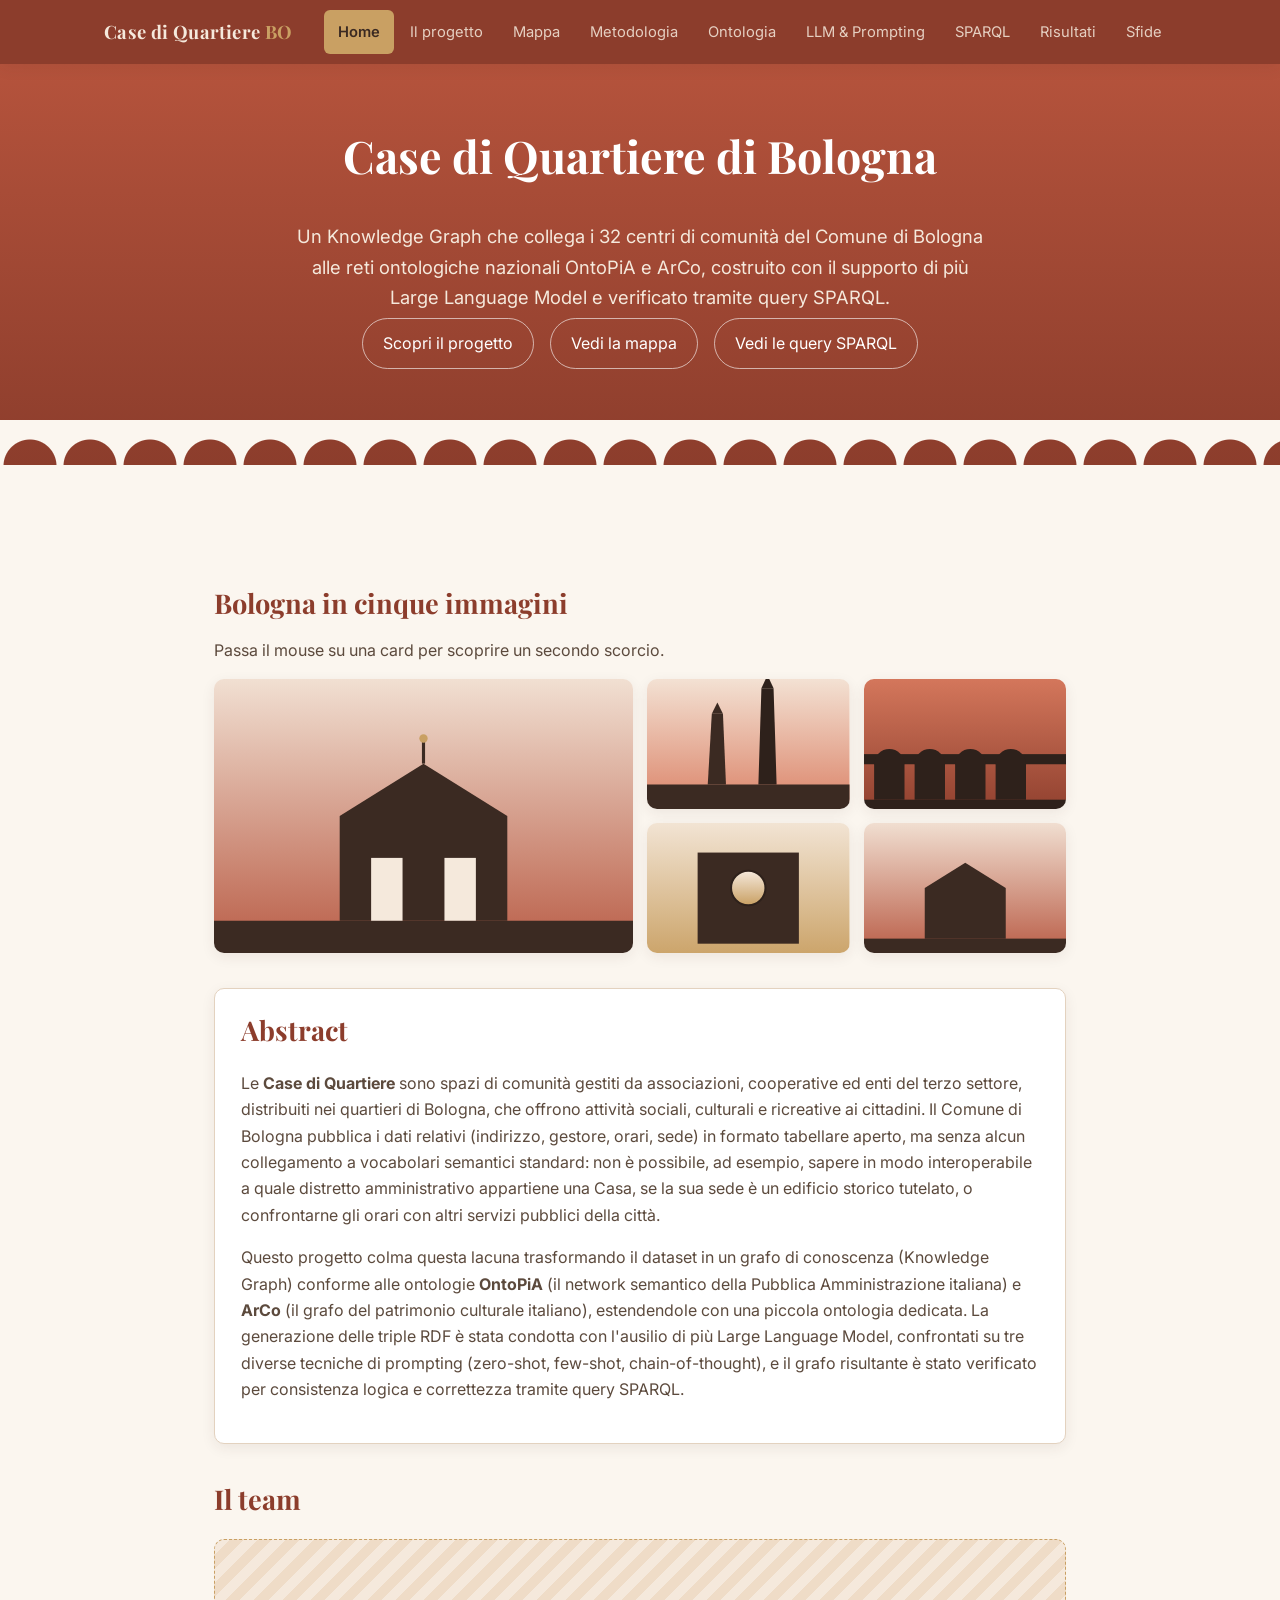
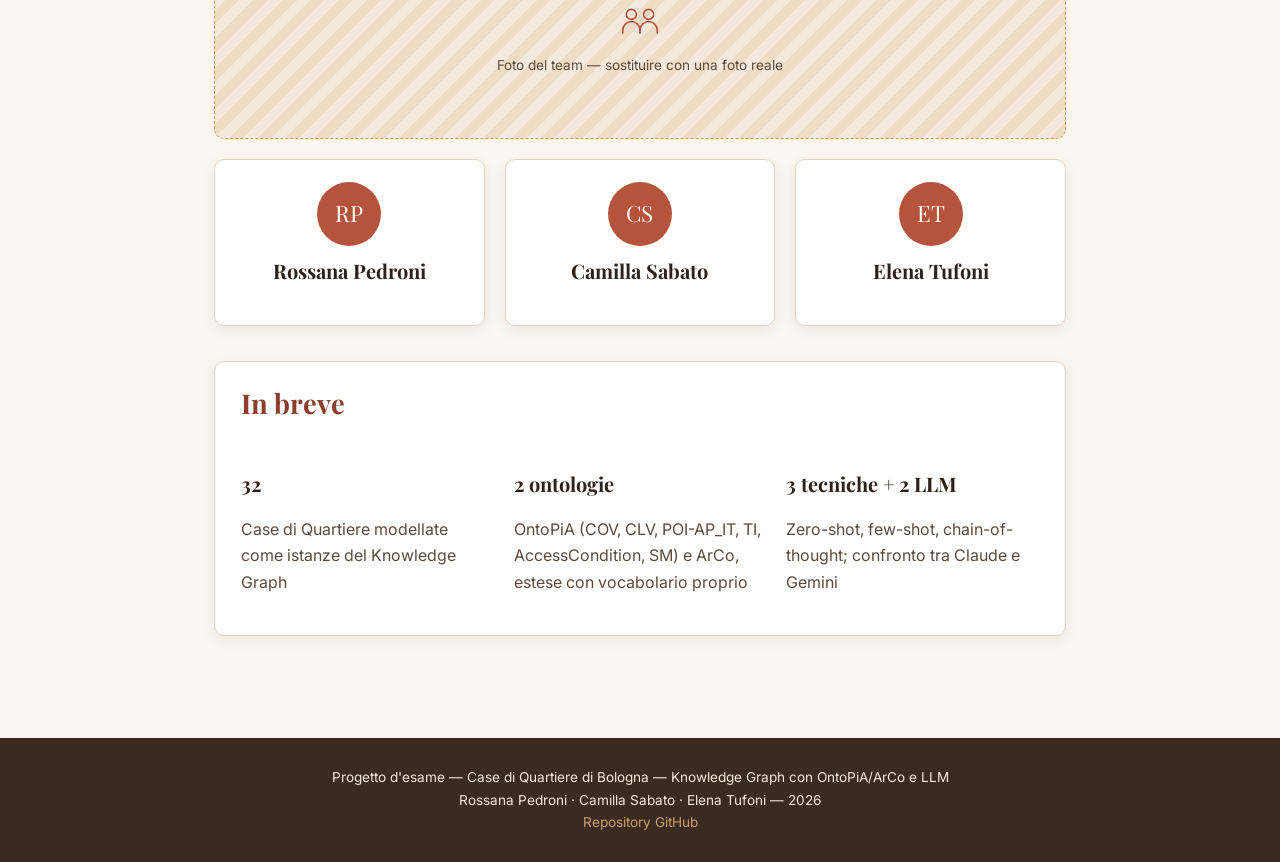
<file: index.html>
<!DOCTYPE html>
<html lang="it">
<head>
<meta charset="UTF-8">
<meta name="viewport" content="width=device-width, initial-scale=1.0">
<title>Case di Quartiere di Bologna — Knowledge Graph</title>
<link rel="preconnect" href="https://fonts.googleapis.com">
<link href="https://fonts.googleapis.com/css2?family=Playfair+Display:wght@600;700&family=Inter:wght@400;500;600;700&display=swap" rel="stylesheet">
<link rel="stylesheet" href="css/style.css">
</head>
<body>

<header class="topbar">
  <div class="topbar-inner">
    <a class="brand" href="index.html">Case di Quartiere <span>BO</span></a>
    <nav class="menu">
      <a href="index.html" class="active">Home</a>
      <a href="topic.html">Il progetto</a>
      <a href="mappa.html">Mappa</a>
      <a href="methodology.html">Metodologia</a>
      <a href="ontology.html">Ontologia</a>
      <a href="llm.html">LLM &amp; Prompting</a>
      <a href="sparql.html">SPARQL</a>
      <a href="results.html">Risultati</a>
      <a href="challenges.html">Sfide</a>
    </nav>
  </div>
</header>

<section class="hero">
  <div class="hero-inner">
    <h1>Case di Quartiere di Bologna</h1>
    <p class="lead">
      Un Knowledge Graph che collega i 32 centri di comunità del Comune di Bologna alle reti
      ontologiche nazionali OntoPiA e ArCo, costruito con il supporto di più Large Language Model
      e verificato tramite query SPARQL.
    </p>
    <a class="btn-outline" href="topic.html">Scopri il progetto</a>
    <a class="btn-outline" href="mappa.html">Vedi la mappa</a>
    <a class="btn-outline" href="sparql.html">Vedi le query SPARQL</a>
  </div>
  <div class="arches"></div>
</section>

<main>

  <section>
    <h2>Bologna in cinque immagini</h2>
    <p style="color:var(--text-soft); margin-top:-6px;">Passa il mouse su una card per scoprire un secondo scorcio.</p>
    <div class="bento-gallery">

      <div class="flip-card tile-lg">
        <div class="flip-inner">
          <div class="flip-front">
            <svg viewBox="0 0 400 300" preserveAspectRatio="xMidYMid slice">
              <defs><linearGradient id="g-b1a" x1="0" y1="0" x2="0" y2="1">
                <stop offset="0%" stop-color="#f5e9dc"/><stop offset="100%" stop-color="#b5533c"/>
              </linearGradient></defs>
              <rect width="400" height="300" fill="url(#g-b1a)"/>
              <rect x="0" y="250" width="400" height="50" fill="#3b2a22"/>
              <polygon points="120,250 120,150 200,100 280,150 280,250" fill="#3b2a22"/>
              <rect x="150" y="190" width="30" height="60" fill="#f5e9dc"/>
              <rect x="220" y="190" width="30" height="60" fill="#f5e9dc"/>
              <line x1="200" y1="100" x2="200" y2="78" stroke="#3b2a22" stroke-width="3"/>
              <circle cx="200" cy="76" r="4" fill="#c9a063"/>
            </svg>
          </div>
          <div class="flip-back">
            <svg viewBox="0 0 400 300" preserveAspectRatio="xMidYMid slice">
              <defs><linearGradient id="g-b1b" x1="0" y1="0" x2="0" y2="1">
                <stop offset="0%" stop-color="#f5e9dc"/><stop offset="100%" stop-color="#c9a063"/>
              </linearGradient></defs>
              <rect width="400" height="300" fill="url(#g-b1b)"/>
              <rect x="100" y="80" width="200" height="180" fill="#3b2a22"/>
              <rect x="100" y="80" width="200" height="14" fill="#2e211b"/>
              <circle cx="200" cy="150" r="34" fill="url(#g-b1b)" stroke="#2e211b" stroke-width="4"/>
              <path d="M130 260 V210 H160 V260 Z" fill="#2e211b"/>
              <path d="M240 260 V210 H270 V260 Z" fill="#2e211b"/>
            </svg>
          </div>
        </div>
      </div>

      <div class="flip-card">
        <div class="flip-inner">
          <div class="flip-front">
            <svg viewBox="0 0 400 300" preserveAspectRatio="xMidYMid slice">
              <defs><linearGradient id="g-b2a" x1="0" y1="0" x2="0" y2="1">
                <stop offset="0%" stop-color="#f5e9dc"/><stop offset="100%" stop-color="#d97b5f"/>
              </linearGradient></defs>
              <rect width="400" height="300" fill="url(#g-b2a)"/>
              <rect x="0" y="230" width="400" height="70" fill="#3b2a22"/>
              <polygon points="120,230 128,90 150,90 156,230" fill="#3b2a22"/>
              <polygon points="128,90 139,68 150,90" fill="#3b2a22"/>
              <polygon points="220,230 226,40 250,40 256,230" fill="#2e211b"/>
              <polygon points="226,40 238,14 250,40" fill="#2e211b"/>
            </svg>
          </div>
          <div class="flip-back">
            <svg viewBox="0 0 400 300" preserveAspectRatio="xMidYMid slice">
              <defs><linearGradient id="g-b2b" x1="0" y1="0" x2="0" y2="1">
                <stop offset="0%" stop-color="#f5e9dc"/><stop offset="100%" stop-color="#b5533c"/>
              </linearGradient></defs>
              <rect width="400" height="300" fill="url(#g-b2b)"/>
              <rect x="0" y="250" width="400" height="50" fill="#3b2a22"/>
              <polygon points="120,250 120,150 200,100 280,150 280,250" fill="#3b2a22"/>
              <rect x="150" y="190" width="30" height="60" fill="#f5e9dc"/>
              <rect x="220" y="190" width="30" height="60" fill="#f5e9dc"/>
            </svg>
          </div>
        </div>
      </div>

      <div class="flip-card">
        <div class="flip-inner">
          <div class="flip-front">
            <svg viewBox="0 0 400 300" preserveAspectRatio="xMidYMid slice">
              <defs><linearGradient id="g-b3a" x1="0" y1="0" x2="0" y2="1">
                <stop offset="0%" stop-color="#d97b5f"/><stop offset="100%" stop-color="#8c3d2c"/>
              </linearGradient></defs>
              <rect width="400" height="300" fill="url(#g-b3a)"/>
              <rect x="0" y="260" width="400" height="40" fill="#2e211b"/>
              <rect x="0" y="170" width="400" height="20" fill="#2e211b"/>
              <path d="M20 260 V190 a30 30 0 0 1 60 0 V260 Z" fill="#2e211b"/>
              <path d="M100 260 V190 a30 30 0 0 1 60 0 V260 Z" fill="#2e211b"/>
              <path d="M180 260 V190 a30 30 0 0 1 60 0 V260 Z" fill="#2e211b"/>
              <path d="M260 260 V190 a30 30 0 0 1 60 0 V260 Z" fill="#2e211b"/>
            </svg>
          </div>
          <div class="flip-back">
            <svg viewBox="0 0 400 300" preserveAspectRatio="xMidYMid slice">
              <defs><linearGradient id="g-b3b" x1="0" y1="0" x2="0" y2="1">
                <stop offset="0%" stop-color="#f5e9dc"/><stop offset="100%" stop-color="#d97b5f"/>
              </linearGradient></defs>
              <rect width="400" height="300" fill="url(#g-b3b)"/>
              <polygon points="120,230 128,90 150,90 156,230" fill="#3b2a22"/>
              <polygon points="220,230 226,40 250,40 256,230" fill="#2e211b"/>
              <rect x="0" y="230" width="400" height="70" fill="#3b2a22"/>
            </svg>
          </div>
        </div>
      </div>

      <div class="flip-card">
        <div class="flip-inner">
          <div class="flip-front">
            <svg viewBox="0 0 400 300" preserveAspectRatio="xMidYMid slice">
              <defs><linearGradient id="g-b4a" x1="0" y1="0" x2="0" y2="1">
                <stop offset="0%" stop-color="#f5e9dc"/><stop offset="100%" stop-color="#c9a063"/>
              </linearGradient></defs>
              <rect width="400" height="300" fill="url(#g-b4a)"/>
              <rect x="100" y="80" width="200" height="180" fill="#3b2a22"/>
              <circle cx="200" cy="150" r="34" fill="url(#g-b4a)" stroke="#2e211b" stroke-width="4"/>
            </svg>
          </div>
          <div class="flip-back">
            <svg viewBox="0 0 400 300" preserveAspectRatio="xMidYMid slice">
              <defs><linearGradient id="g-b4b" x1="0" y1="0" x2="0" y2="1">
                <stop offset="0%" stop-color="#d97b5f"/><stop offset="100%" stop-color="#8c3d2c"/>
              </linearGradient></defs>
              <rect width="400" height="300" fill="url(#g-b4b)"/>
              <path d="M20 260 V190 a30 30 0 0 1 60 0 V260 Z" fill="#2e211b"/>
              <path d="M100 260 V190 a30 30 0 0 1 60 0 V260 Z" fill="#2e211b"/>
              <rect x="0" y="260" width="400" height="40" fill="#2e211b"/>
            </svg>
          </div>
        </div>
      </div>

      <div class="flip-card">
        <div class="flip-inner">
          <div class="flip-front">
            <svg viewBox="0 0 400 300" preserveAspectRatio="xMidYMid slice">
              <defs><linearGradient id="g-b5a" x1="0" y1="0" x2="0" y2="1">
                <stop offset="0%" stop-color="#f5e9dc"/><stop offset="100%" stop-color="#b5533c"/>
              </linearGradient></defs>
              <rect width="400" height="300" fill="url(#g-b5a)"/>
              <polygon points="120,250 120,150 200,100 280,150 280,250" fill="#3b2a22"/>
              <rect x="0" y="250" width="400" height="50" fill="#3b2a22"/>
            </svg>
          </div>
          <div class="flip-back">
            <svg viewBox="0 0 400 300" preserveAspectRatio="xMidYMid slice">
              <defs><linearGradient id="g-b5b" x1="0" y1="0" x2="0" y2="1">
                <stop offset="0%" stop-color="#f5e9dc"/><stop offset="100%" stop-color="#c9a063"/>
              </linearGradient></defs>
              <rect width="400" height="300" fill="url(#g-b5b)"/>
              <rect x="100" y="80" width="200" height="180" fill="#3b2a22"/>
              <circle cx="200" cy="150" r="34" fill="url(#g-b5b)" stroke="#2e211b" stroke-width="4"/>
            </svg>
          </div>
        </div>
      </div>

    </div>
  </section>

  <section class="card">
    <h2 style="margin-top:0">Abstract</h2>
    <p>
      Le <strong>Case di Quartiere</strong> sono spazi di comunità gestiti da associazioni, cooperative
      ed enti del terzo settore, distribuiti nei quartieri di Bologna, che offrono attività sociali,
      culturali e ricreative ai cittadini. Il Comune di Bologna pubblica i dati relativi (indirizzo,
      gestore, orari, sede) in formato tabellare aperto, ma senza alcun collegamento a vocabolari
      semantici standard: non è possibile, ad esempio, sapere in modo interoperabile a quale distretto
      amministrativo appartiene una Casa, se la sua sede è un edificio storico tutelato, o confrontarne
      gli orari con altri servizi pubblici della città.
    </p>
    <p>
      Questo progetto colma questa lacuna trasformando il dataset in un grafo di conoscenza (Knowledge
      Graph) conforme alle ontologie <strong>OntoPiA</strong> (il network semantico della Pubblica
      Amministrazione italiana) e <strong>ArCo</strong> (il grafo del patrimonio culturale italiano),
      estendendole con una piccola ontologia dedicata. La generazione delle triple RDF è stata condotta
      con l'ausilio di più Large Language Model, confrontati su tre diverse tecniche di prompting
      (zero-shot, few-shot, chain-of-thought), e il grafo risultante è stato verificato per consistenza
      logica e correttezza tramite query SPARQL.
    </p>
  </section>

  <section>
    <h2>Il team</h2>
    <div class="team-photo-placeholder">
      <svg viewBox="0 0 64 64" fill="none" stroke="currentColor" stroke-width="2.2" stroke-linecap="round" stroke-linejoin="round">
        <circle cx="20" cy="20" r="7"/>
        <path d="M8 46 v-4 a12 12 0 0 1 24 0 v4"/>
        <circle cx="44" cy="20" r="7"/>
        <path d="M32 46 v-4 a12 12 0 0 1 24 0 v4"/>
      </svg>
      Foto del team — sostituire con una foto reale
    </div>
    <div class="team-grid">
      <div class="team-card">
        <div class="avatar">RP</div>
        <h3 style="margin-top:0">Rossana Pedroni</h3>
      </div>
      <div class="team-card">
        <div class="avatar">CS</div>
        <h3 style="margin-top:0">Camilla Sabato</h3>
      </div>
      <div class="team-card">
        <div class="avatar">ET</div>
        <h3 style="margin-top:0">Elena Tufoni</h3>
      </div>
    </div>
  </section>

  <section class="card">
    <h2 style="margin-top:0">In breve</h2>
    <div class="grid-3">
      <div>
        <h3>32</h3>
        <p>Case di Quartiere modellate come istanze del Knowledge Graph</p>
      </div>
      <div>
        <h3>2 ontologie</h3>
        <p>OntoPiA (COV, CLV, POI-AP_IT, TI, AccessCondition, SM) e ArCo, estese con vocabolario proprio</p>
      </div>
      <div>
        <h3>3 tecniche + 2 LLM</h3>
        <p>Zero-shot, few-shot, chain-of-thought; confronto tra Claude e Gemini</p>
      </div>
    </div>
  </section>

</main>

<footer>
  Progetto d'esame — Case di Quartiere di Bologna — Knowledge Graph con OntoPiA/ArCo e LLM<br>
  Rossana Pedroni · Camilla Sabato · Elena Tufoni — 2026<br>
  <a href="https://github.com/Rossana22/case-di-quartiere-bologna">Repository GitHub</a>
</footer>

</body>
</html>
</file>
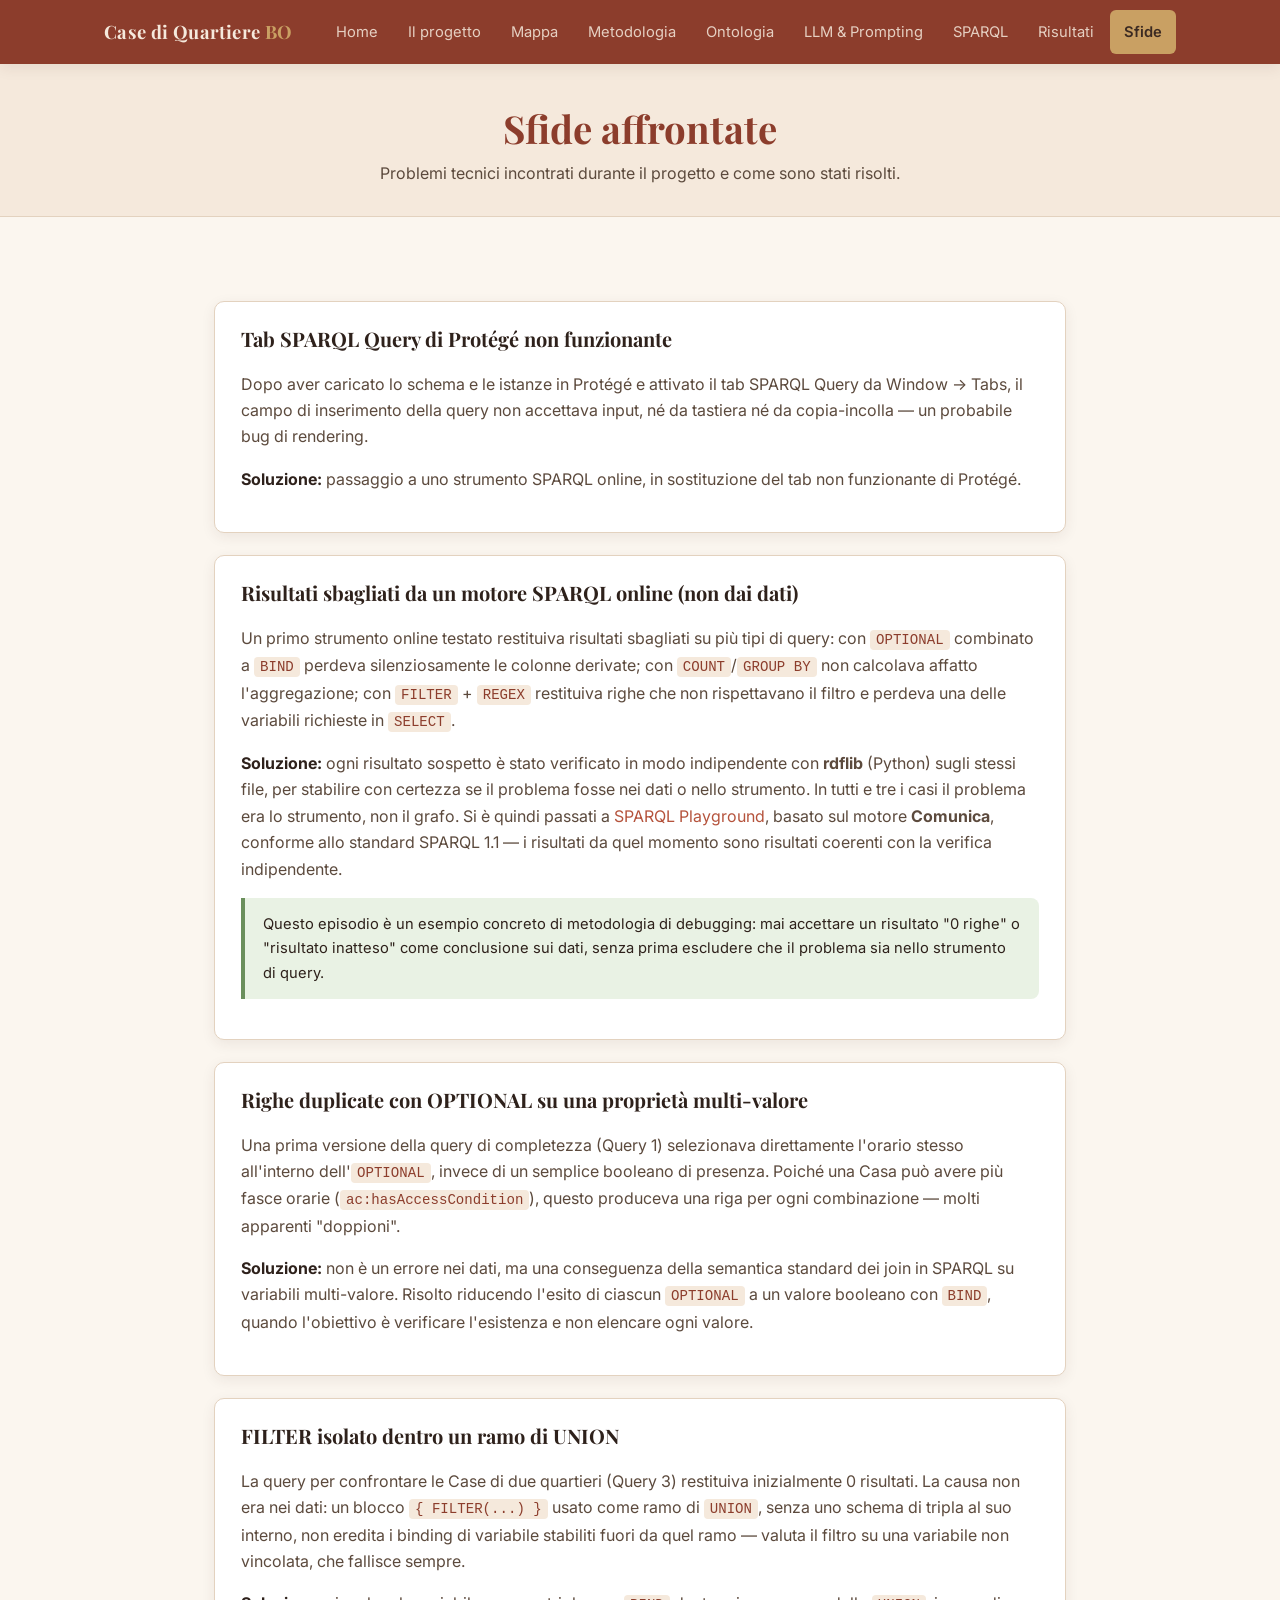
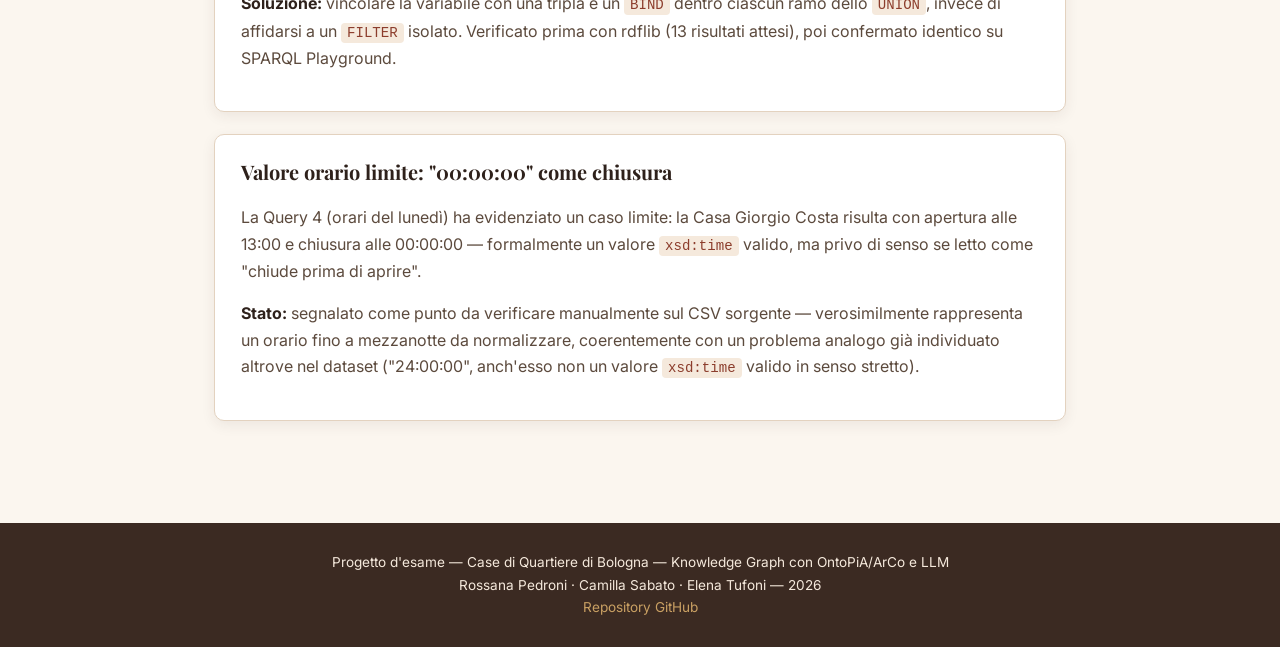
<file: challenges.html>
<!DOCTYPE html>
<html lang="it">
<head>
<meta charset="UTF-8">
<meta name="viewport" content="width=device-width, initial-scale=1.0">
<title>Sfide affrontate — Case di Quartiere di Bologna</title>
<link rel="preconnect" href="https://fonts.googleapis.com">
<link href="https://fonts.googleapis.com/css2?family=Playfair+Display:wght@600;700&family=Inter:wght@400;500;600;700&display=swap" rel="stylesheet">
<link rel="stylesheet" href="css/style.css">
</head>
<body>

<header class="topbar">
  <div class="topbar-inner">
    <a class="brand" href="index.html">Case di Quartiere <span>BO</span></a>
    <nav class="menu">
      <a href="index.html">Home</a>
      <a href="topic.html">Il progetto</a>
      <a href="mappa.html">Mappa</a>
      <a href="methodology.html">Metodologia</a>
      <a href="ontology.html">Ontologia</a>
      <a href="llm.html">LLM &amp; Prompting</a>
      <a href="sparql.html">SPARQL</a>
      <a href="results.html">Risultati</a>
      <a href="challenges.html" class="active">Sfide</a>
    </nav>
  </div>
</header>

<section class="page-header">
  <h1>Sfide affrontate</h1>
  <p>Problemi tecnici incontrati durante il progetto e come sono stati risolti.</p>
</section>

<main>

  <section class="card">
    <h3 style="margin-top:0">Tab SPARQL Query di Protégé non funzionante</h3>
    <p>
      Dopo aver caricato lo schema e le istanze in Protégé e attivato il tab SPARQL Query da
      Window → Tabs, il campo di inserimento della query non accettava input, né da tastiera né da
      copia-incolla — un probabile bug di rendering.
    </p>
    <p><span class="label">Soluzione:</span> passaggio a uno strumento SPARQL online, in sostituzione del tab non funzionante di Protégé.</p>
  </section>

  <section class="card">
    <h3 style="margin-top:0">Risultati sbagliati da un motore SPARQL online (non dai dati)</h3>
    <p>
      Un primo strumento online testato restituiva risultati sbagliati su più tipi di query: con
      <code>OPTIONAL</code> combinato a <code>BIND</code> perdeva silenziosamente le colonne derivate;
      con <code>COUNT</code>/<code>GROUP BY</code> non calcolava affatto l'aggregazione; con
      <code>FILTER</code> + <code>REGEX</code> restituiva righe che non rispettavano il filtro e perdeva
      una delle variabili richieste in <code>SELECT</code>.
    </p>
    <p>
      <span class="label">Soluzione:</span> ogni risultato sospetto è stato verificato in modo
      indipendente con <strong>rdflib</strong> (Python) sugli stessi file, per stabilire con certezza se
      il problema fosse nei dati o nello strumento. In tutti e tre i casi il problema era lo strumento,
      non il grafo. Si è quindi passati a <a href="https://atomgraph.github.io/SPARQL-Playground/" target="_blank" rel="noopener">SPARQL Playground</a>,
      basato sul motore <strong>Comunica</strong>, conforme allo standard SPARQL 1.1 — i risultati da
      quel momento sono risultati coerenti con la verifica indipendente.
    </p>
    <div class="note ok">
      Questo episodio è un esempio concreto di metodologia di debugging: mai accettare un risultato
      "0 righe" o "risultato inatteso" come conclusione sui dati, senza prima escludere che il
      problema sia nello strumento di query.
    </div>
  </section>

  <section class="card">
    <h3 style="margin-top:0">Righe duplicate con OPTIONAL su una proprietà multi-valore</h3>
    <p>
      Una prima versione della query di completezza (Query 1) selezionava direttamente l'orario stesso
      all'interno dell'<code>OPTIONAL</code>, invece di un semplice booleano di presenza. Poiché una
      Casa può avere più fasce orarie (<code>ac:hasAccessCondition</code>), questo produceva una riga
      per ogni combinazione — molti apparenti "doppioni".
    </p>
    <p>
      <span class="label">Soluzione:</span> non è un errore nei dati, ma una conseguenza della semantica
      standard dei join in SPARQL su variabili multi-valore. Risolto riducendo l'esito di ciascun
      <code>OPTIONAL</code> a un valore booleano con <code>BIND</code>, quando l'obiettivo è verificare
      l'esistenza e non elencare ogni valore.
    </p>
  </section>

  <section class="card">
    <h3 style="margin-top:0">FILTER isolato dentro un ramo di UNION</h3>
    <p>
      La query per confrontare le Case di due quartieri (Query 3) restituiva inizialmente 0 risultati.
      La causa non era nei dati: un blocco <code>{ FILTER(...) }</code> usato come ramo di
      <code>UNION</code>, senza uno schema di tripla al suo interno, non eredita i binding di variabile
      stabiliti fuori da quel ramo — valuta il filtro su una variabile non vincolata, che fallisce sempre.
    </p>
    <p>
      <span class="label">Soluzione:</span> vincolare la variabile con una tripla e un <code>BIND</code>
      dentro ciascun ramo dello <code>UNION</code>, invece di affidarsi a un <code>FILTER</code> isolato.
      Verificato prima con rdflib (13 risultati attesi), poi confermato identico su SPARQL Playground.
    </p>
  </section>

  <section class="card">
    <h3 style="margin-top:0">Valore orario limite: "00:00:00" come chiusura</h3>
    <p>
      La Query 4 (orari del lunedì) ha evidenziato un caso limite: la Casa Giorgio Costa risulta con
      apertura alle 13:00 e chiusura alle 00:00:00 — formalmente un valore <code>xsd:time</code> valido,
      ma privo di senso se letto come "chiude prima di aprire".
    </p>
    <p>
      <span class="label">Stato:</span> segnalato come punto da verificare manualmente sul CSV sorgente
      — verosimilmente rappresenta un orario fino a mezzanotte da normalizzare, coerentemente con un
      problema analogo già individuato altrove nel dataset ("24:00:00", anch'esso non un valore
      <code>xsd:time</code> valido in senso stretto).
    </p>
  </section>

</main>

<footer>
  Progetto d'esame — Case di Quartiere di Bologna — Knowledge Graph con OntoPiA/ArCo e LLM<br>
  Rossana Pedroni · Camilla Sabato · Elena Tufoni — 2026<br>
  <a href="https://github.com/Rossana22/case-di-quartiere-bologna">Repository GitHub</a>
</footer>

</body>
</html>
</file>
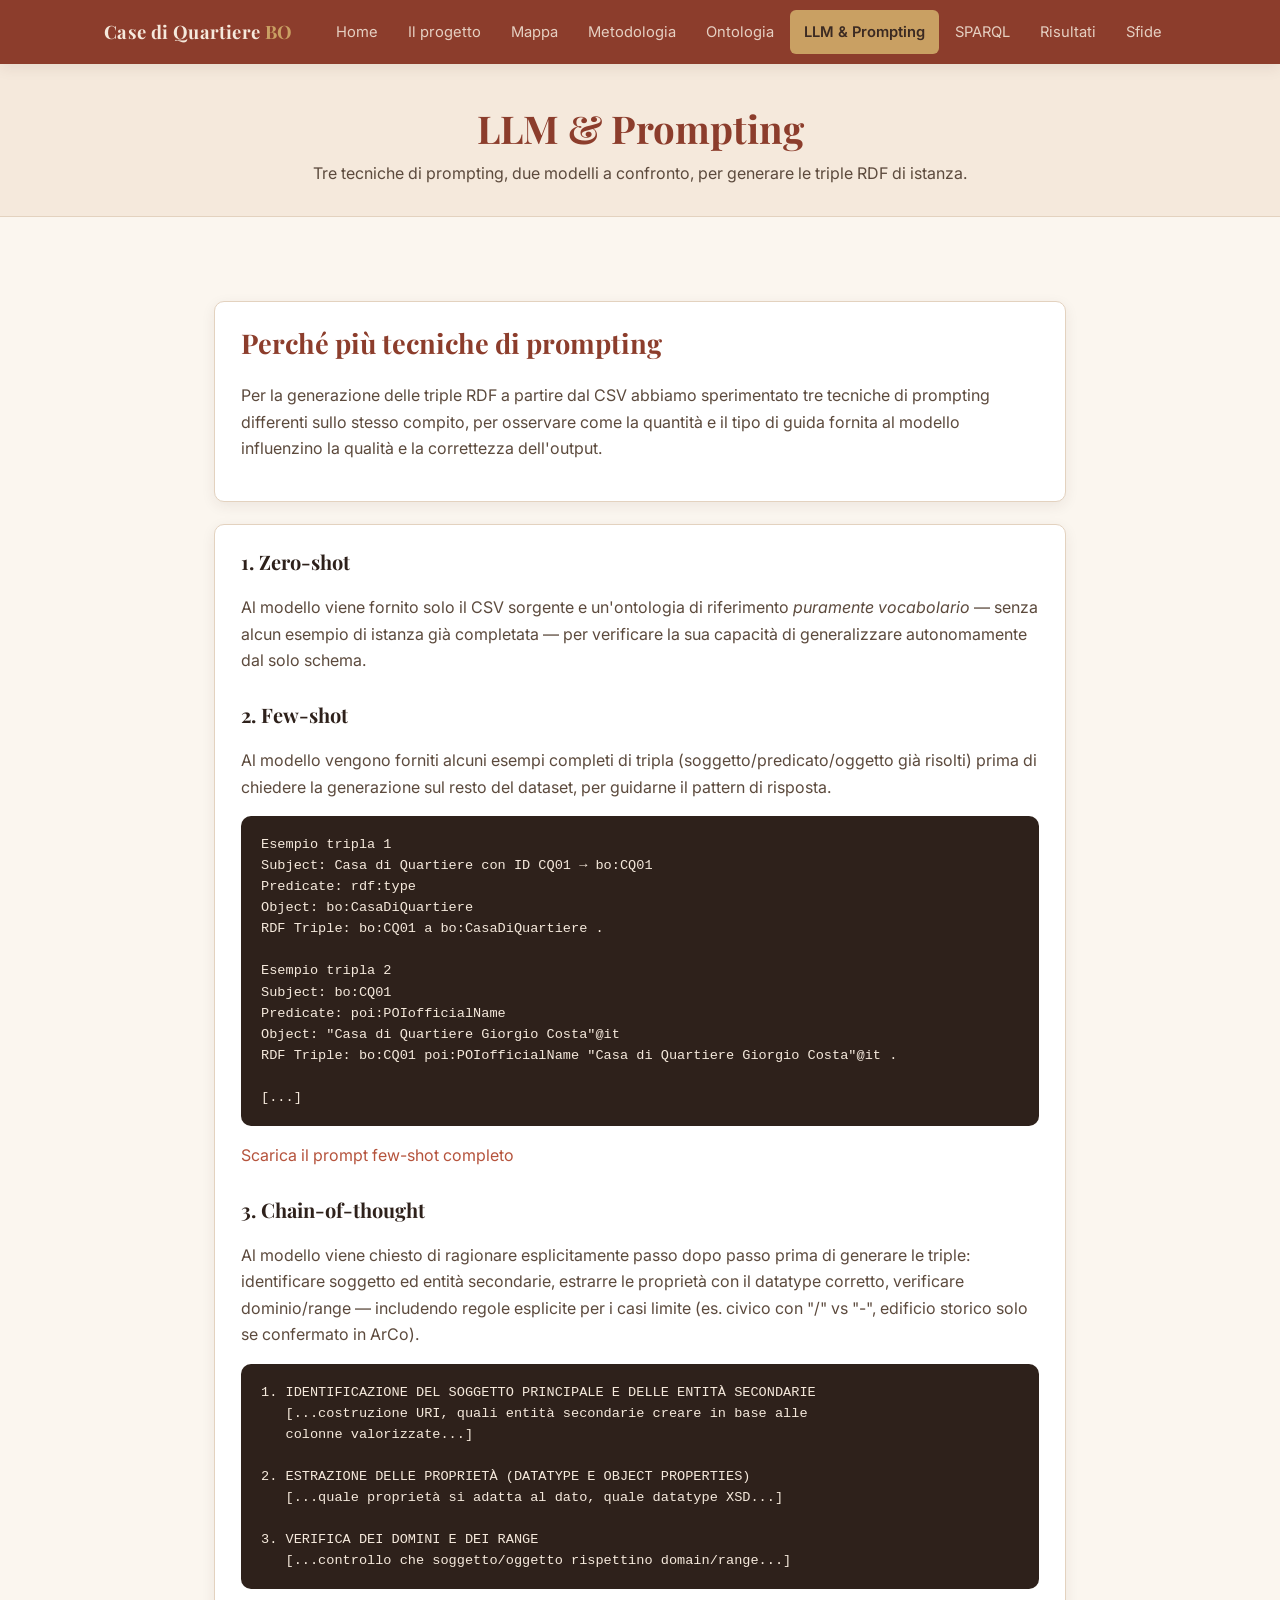
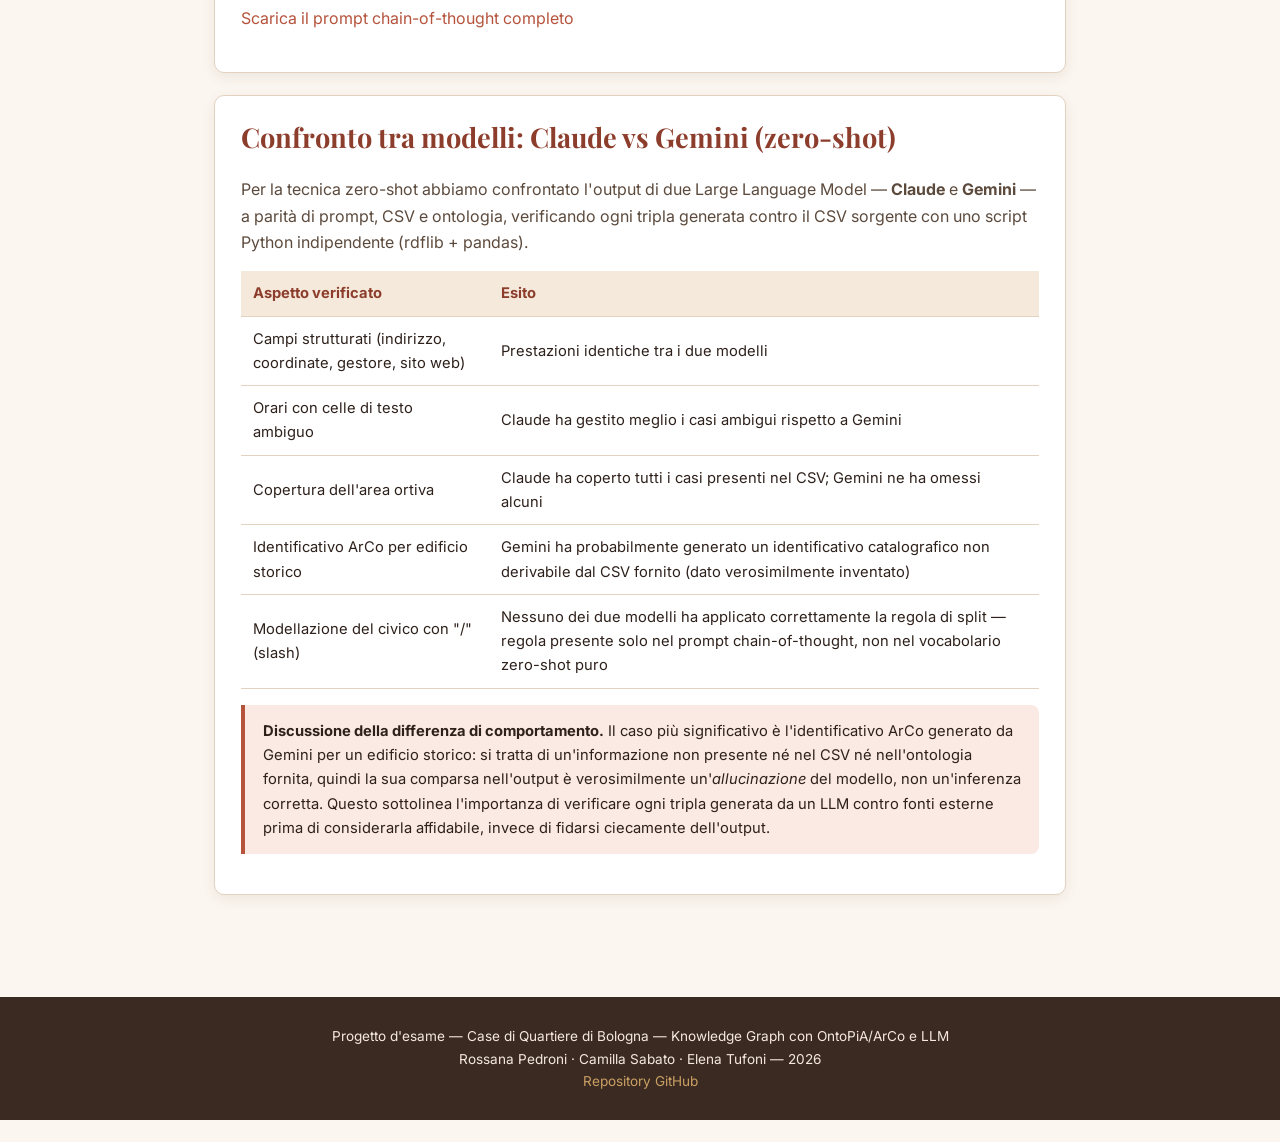
<file: llm.html>
<!DOCTYPE html>
<html lang="it">
<head>
<meta charset="UTF-8">
<meta name="viewport" content="width=device-width, initial-scale=1.0">
<title>LLM &amp; Prompting — Case di Quartiere di Bologna</title>
<link rel="preconnect" href="https://fonts.googleapis.com">
<link href="https://fonts.googleapis.com/css2?family=Playfair+Display:wght@600;700&family=Inter:wght@400;500;600;700&display=swap" rel="stylesheet">
<link rel="stylesheet" href="css/style.css">
</head>
<body>

<header class="topbar">
  <div class="topbar-inner">
    <a class="brand" href="index.html">Case di Quartiere <span>BO</span></a>
    <nav class="menu">
      <a href="index.html">Home</a>
      <a href="topic.html">Il progetto</a>
      <a href="mappa.html">Mappa</a>
      <a href="methodology.html">Metodologia</a>
      <a href="ontology.html">Ontologia</a>
      <a href="llm.html" class="active">LLM &amp; Prompting</a>
      <a href="sparql.html">SPARQL</a>
      <a href="results.html">Risultati</a>
      <a href="challenges.html">Sfide</a>
    </nav>
  </div>
</header>

<section class="page-header">
  <h1>LLM &amp; Prompting</h1>
  <p>Tre tecniche di prompting, due modelli a confronto, per generare le triple RDF di istanza.</p>
</section>

<main>

  <section class="card">
    <h2 style="margin-top:0">Perché più tecniche di prompting</h2>
    <p>
      Per la generazione delle triple RDF a partire dal CSV abbiamo sperimentato tre tecniche di
      prompting differenti sullo stesso compito, per osservare come la quantità e il tipo di guida
      fornita al modello influenzino la qualità e la correttezza dell'output.
    </p>
  </section>

  <section class="card">
    <h3 style="margin-top:0">1. Zero-shot</h3>
    <p>
      Al modello viene fornito solo il CSV sorgente e un'ontologia di riferimento <em>puramente
      vocabolario</em> — senza alcun esempio di istanza già completata — per verificare la sua capacità
      di generalizzare autonomamente dal solo schema.
    </p>

    <h3>2. Few-shot</h3>
    <p>
      Al modello vengono forniti alcuni esempi completi di tripla (soggetto/predicato/oggetto già
      risolti) prima di chiedere la generazione sul resto del dataset, per guidarne il pattern di
      risposta.
    </p>
    <pre><code>Esempio tripla 1
Subject: Casa di Quartiere con ID CQ01 → bo:CQ01
Predicate: rdf:type
Object: bo:CasaDiQuartiere
RDF Triple: bo:CQ01 a bo:CasaDiQuartiere .

Esempio tripla 2
Subject: bo:CQ01
Predicate: poi:POIofficialName
Object: "Casa di Quartiere Giorgio Costa"@it
RDF Triple: bo:CQ01 poi:POIofficialName "Casa di Quartiere Giorgio Costa"@it .

[...]</code></pre>
    <p><a href="data/prompt_few_shot.txt" download>Scarica il prompt few-shot completo</a></p>

    <h3>3. Chain-of-thought</h3>
    <p>
      Al modello viene chiesto di ragionare esplicitamente passo dopo passo prima di generare le
      triple: identificare soggetto ed entità secondarie, estrarre le proprietà con il datatype
      corretto, verificare dominio/range — includendo regole esplicite per i casi limite (es. civico
      con "/" vs "-", edificio storico solo se confermato in ArCo).
    </p>
    <pre><code>1. IDENTIFICAZIONE DEL SOGGETTO PRINCIPALE E DELLE ENTITÀ SECONDARIE
   [...costruzione URI, quali entità secondarie creare in base alle
   colonne valorizzate...]

2. ESTRAZIONE DELLE PROPRIETÀ (DATATYPE E OBJECT PROPERTIES)
   [...quale proprietà si adatta al dato, quale datatype XSD...]

3. VERIFICA DEI DOMINI E DEI RANGE
   [...controllo che soggetto/oggetto rispettino domain/range...]</code></pre>
    <p><a href="data/prompt_chain_of_thought.txt" download>Scarica il prompt chain-of-thought completo</a></p>
  </section>

  <section class="card">
    <h2 style="margin-top:0">Confronto tra modelli: Claude vs Gemini (zero-shot)</h2>
    <p>
      Per la tecnica zero-shot abbiamo confrontato l'output di due Large Language Model — <strong>Claude</strong>
      e <strong>Gemini</strong> — a parità di prompt, CSV e ontologia, verificando ogni tripla generata
      contro il CSV sorgente con uno script Python indipendente (rdflib + pandas).
    </p>

    <table>
      <thead>
        <tr><th>Aspetto verificato</th><th>Esito</th></tr>
      </thead>
      <tbody>
        <tr><td>Campi strutturati (indirizzo, coordinate, gestore, sito web)</td><td>Prestazioni identiche tra i due modelli</td></tr>
        <tr><td>Orari con celle di testo ambiguo</td><td>Claude ha gestito meglio i casi ambigui rispetto a Gemini</td></tr>
        <tr><td>Copertura dell'area ortiva</td><td>Claude ha coperto tutti i casi presenti nel CSV; Gemini ne ha omessi alcuni</td></tr>
        <tr><td>Identificativo ArCo per edificio storico</td><td>Gemini ha probabilmente generato un identificativo catalografico non derivabile dal CSV fornito (dato verosimilmente inventato)</td></tr>
        <tr><td>Modellazione del civico con "/" (slash)</td><td>Nessuno dei due modelli ha applicato correttamente la regola di split — regola presente solo nel prompt chain-of-thought, non nel vocabolario zero-shot puro</td></tr>
      </tbody>
    </table>

    <div class="note warn">
      <strong>Discussione della differenza di comportamento.</strong> Il caso più significativo è
      l'identificativo ArCo generato da Gemini per un edificio storico: si tratta di un'informazione
      non presente né nel CSV né nell'ontologia fornita, quindi la sua comparsa nell'output è
      verosimilmente un'<em>allucinazione</em> del modello, non un'inferenza corretta. Questo
      sottolinea l'importanza di verificare ogni tripla generata da un LLM contro fonti esterne prima
      di considerarla affidabile, invece di fidarsi ciecamente dell'output.
    </div>
  </section>

</main>

<footer>
  Progetto d'esame — Case di Quartiere di Bologna — Knowledge Graph con OntoPiA/ArCo e LLM<br>
  Rossana Pedroni · Camilla Sabato · Elena Tufoni — 2026<br>
  <a href="https://github.com/Rossana22/case-di-quartiere-bologna">Repository GitHub</a>
</footer>

</body>
</html>
</file>
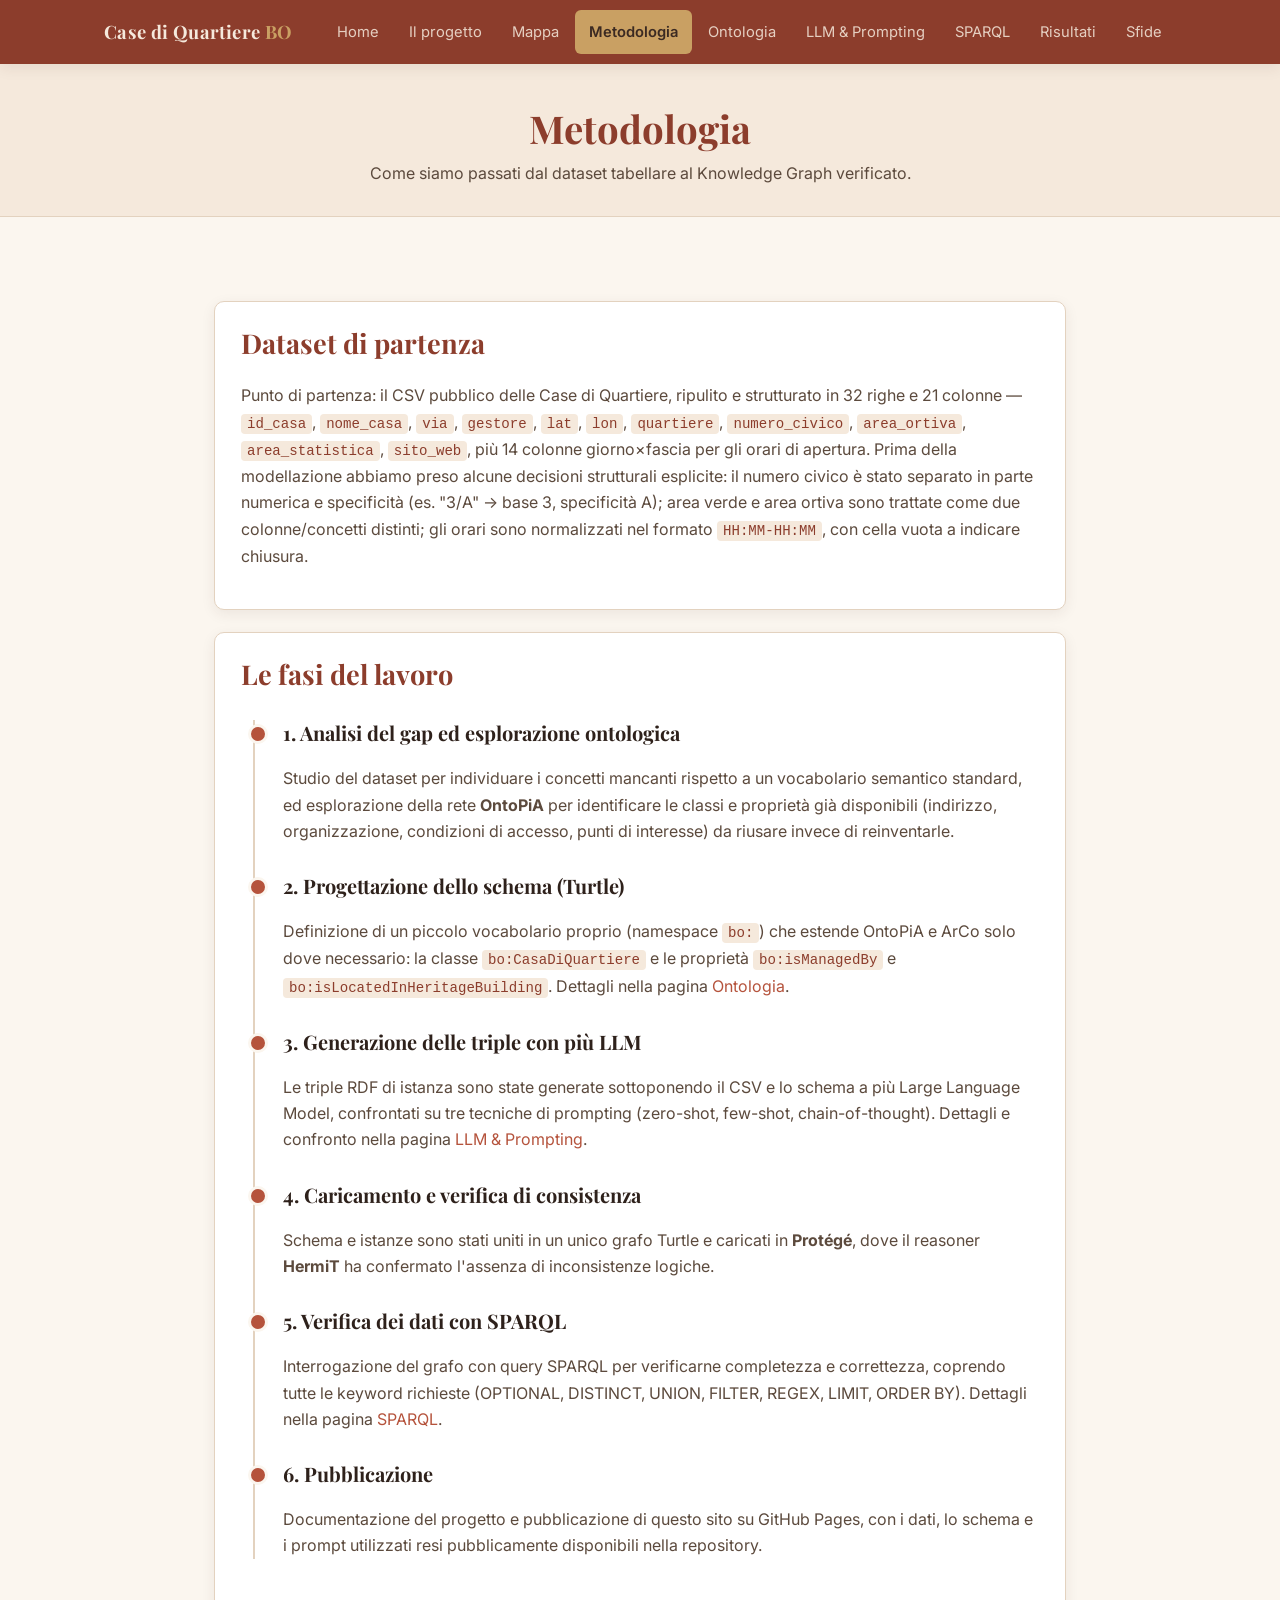
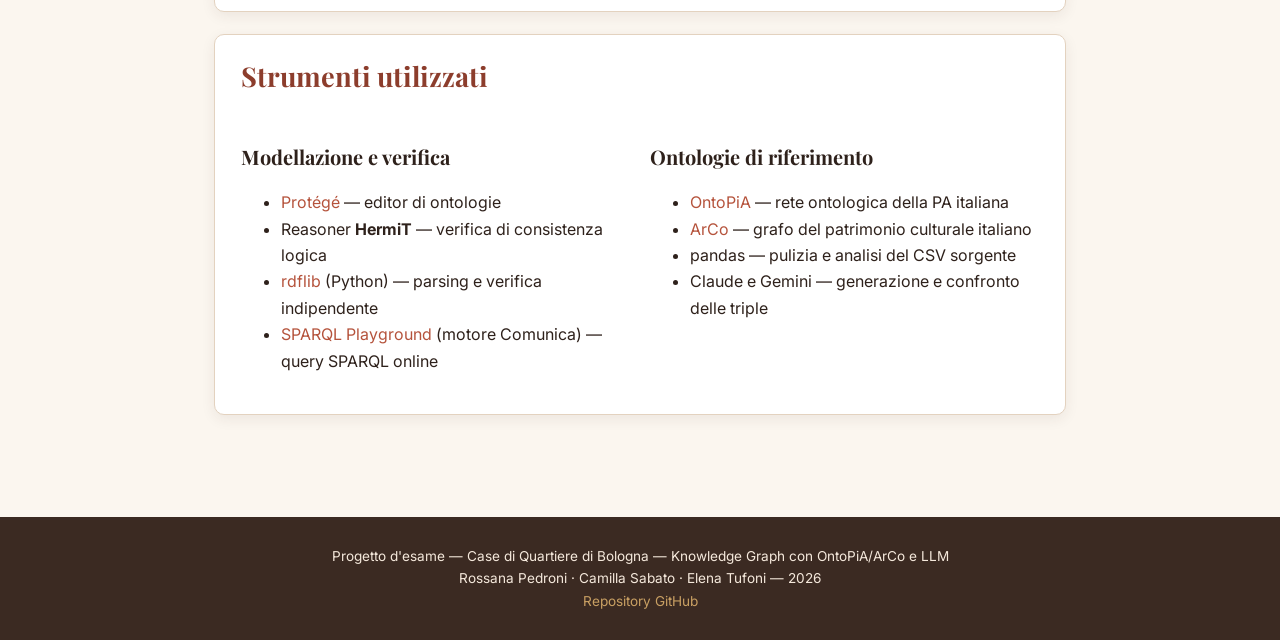
<file: methodology.html>
<!DOCTYPE html>
<html lang="it">
<head>
<meta charset="UTF-8">
<meta name="viewport" content="width=device-width, initial-scale=1.0">
<title>Metodologia — Case di Quartiere di Bologna</title>
<link rel="preconnect" href="https://fonts.googleapis.com">
<link href="https://fonts.googleapis.com/css2?family=Playfair+Display:wght@600;700&family=Inter:wght@400;500;600;700&display=swap" rel="stylesheet">
<link rel="stylesheet" href="css/style.css">
</head>
<body>

<header class="topbar">
  <div class="topbar-inner">
    <a class="brand" href="index.html">Case di Quartiere <span>BO</span></a>
    <nav class="menu">
      <a href="index.html">Home</a>
      <a href="topic.html">Il progetto</a>
      <a href="mappa.html">Mappa</a>
      <a href="methodology.html" class="active">Metodologia</a>
      <a href="ontology.html">Ontologia</a>
      <a href="llm.html">LLM &amp; Prompting</a>
      <a href="sparql.html">SPARQL</a>
      <a href="results.html">Risultati</a>
      <a href="challenges.html">Sfide</a>
    </nav>
  </div>
</header>

<section class="page-header">
  <h1>Metodologia</h1>
  <p>Come siamo passati dal dataset tabellare al Knowledge Graph verificato.</p>
</section>

<main>

  <section class="card">
    <h2 style="margin-top:0">Dataset di partenza</h2>
    <p>
      Punto di partenza: il CSV pubblico delle Case di Quartiere, ripulito e strutturato in 32 righe e
      21 colonne — <code>id_casa</code>, <code>nome_casa</code>, <code>via</code>, <code>gestore</code>,
      <code>lat</code>, <code>lon</code>, <code>quartiere</code>, <code>numero_civico</code>,
      <code>area_ortiva</code>, <code>area_statistica</code>, <code>sito_web</code>, più 14 colonne
      giorno×fascia per gli orari di apertura. Prima della modellazione abbiamo preso alcune decisioni
      strutturali esplicite: il numero civico è stato separato in parte numerica e specificità (es. "3/A"
      → base 3, specificità A); area verde e area ortiva sono trattate come due colonne/concetti distinti;
      gli orari sono normalizzati nel formato <code>HH:MM-HH:MM</code>, con cella vuota a indicare chiusura.
    </p>
  </section>

  <section class="card">
    <h2 style="margin-top:0">Le fasi del lavoro</h2>
    <div class="timeline">
      <div class="timeline-step">
        <h3>1. Analisi del gap ed esplorazione ontologica</h3>
        <p>
          Studio del dataset per individuare i concetti mancanti rispetto a un vocabolario semantico
          standard, ed esplorazione della rete <strong>OntoPiA</strong> per identificare le classi e
          proprietà già disponibili (indirizzo, organizzazione, condizioni di accesso, punti di
          interesse) da riusare invece di reinventarle.
        </p>
      </div>
      <div class="timeline-step">
        <h3>2. Progettazione dello schema (Turtle)</h3>
        <p>
          Definizione di un piccolo vocabolario proprio (namespace <code>bo:</code>) che estende
          OntoPiA e ArCo solo dove necessario: la classe <code>bo:CasaDiQuartiere</code> e le proprietà
          <code>bo:isManagedBy</code> e <code>bo:isLocatedInHeritageBuilding</code>. Dettagli nella pagina
          <a href="ontology.html">Ontologia</a>.
        </p>
      </div>
      <div class="timeline-step">
        <h3>3. Generazione delle triple con più LLM</h3>
        <p>
          Le triple RDF di istanza sono state generate sottoponendo il CSV e lo schema a più Large
          Language Model, confrontati su tre tecniche di prompting (zero-shot, few-shot, chain-of-thought).
          Dettagli e confronto nella pagina <a href="llm.html">LLM &amp; Prompting</a>.
        </p>
      </div>
      <div class="timeline-step">
        <h3>4. Caricamento e verifica di consistenza</h3>
        <p>
          Schema e istanze sono stati uniti in un unico grafo Turtle e caricati in <strong>Protégé</strong>,
          dove il reasoner <strong>HermiT</strong> ha confermato l'assenza di inconsistenze logiche.
        </p>
      </div>
      <div class="timeline-step">
        <h3>5. Verifica dei dati con SPARQL</h3>
        <p>
          Interrogazione del grafo con query SPARQL per verificarne completezza e correttezza,
          coprendo tutte le keyword richieste (OPTIONAL, DISTINCT, UNION, FILTER, REGEX, LIMIT, ORDER BY).
          Dettagli nella pagina <a href="sparql.html">SPARQL</a>.
        </p>
      </div>
      <div class="timeline-step">
        <h3>6. Pubblicazione</h3>
        <p>
          Documentazione del progetto e pubblicazione di questo sito su GitHub Pages, con i dati, lo
          schema e i prompt utilizzati resi pubblicamente disponibili nella repository.
        </p>
      </div>
    </div>
  </section>

  <section class="card">
    <h2 style="margin-top:0">Strumenti utilizzati</h2>
    <div class="grid-2">
      <div>
        <h3>Modellazione e verifica</h3>
        <ul>
          <li><a href="https://protege.stanford.edu/" target="_blank" rel="noopener">Protégé</a> — editor di ontologie</li>
          <li>Reasoner <strong>HermiT</strong> — verifica di consistenza logica</li>
          <li><a href="https://github.com/RDFLib/rdflib" target="_blank" rel="noopener">rdflib</a> (Python) — parsing e verifica indipendente</li>
          <li><a href="https://atomgraph.github.io/SPARQL-Playground/" target="_blank" rel="noopener">SPARQL Playground</a> (motore Comunica) — query SPARQL online</li>
        </ul>
      </div>
      <div>
        <h3>Ontologie di riferimento</h3>
        <ul>
          <li><a href="https://github.com/italia/daf-ontologie-vocabolari-controllati" target="_blank" rel="noopener">OntoPiA</a> — rete ontologica della PA italiana</li>
          <li><a href="https://w3id.org/arco" target="_blank" rel="noopener">ArCo</a> — grafo del patrimonio culturale italiano</li>
          <li>pandas — pulizia e analisi del CSV sorgente</li>
          <li>Claude e Gemini — generazione e confronto delle triple</li>
        </ul>
      </div>
    </div>
  </section>

</main>

<footer>
  Progetto d'esame — Case di Quartiere di Bologna — Knowledge Graph con OntoPiA/ArCo e LLM<br>
  Rossana Pedroni · Camilla Sabato · Elena Tufoni — 2026<br>
  <a href="https://github.com/Rossana22/case-di-quartiere-bologna">Repository GitHub</a>
</footer>

</body>
</html>
</file>
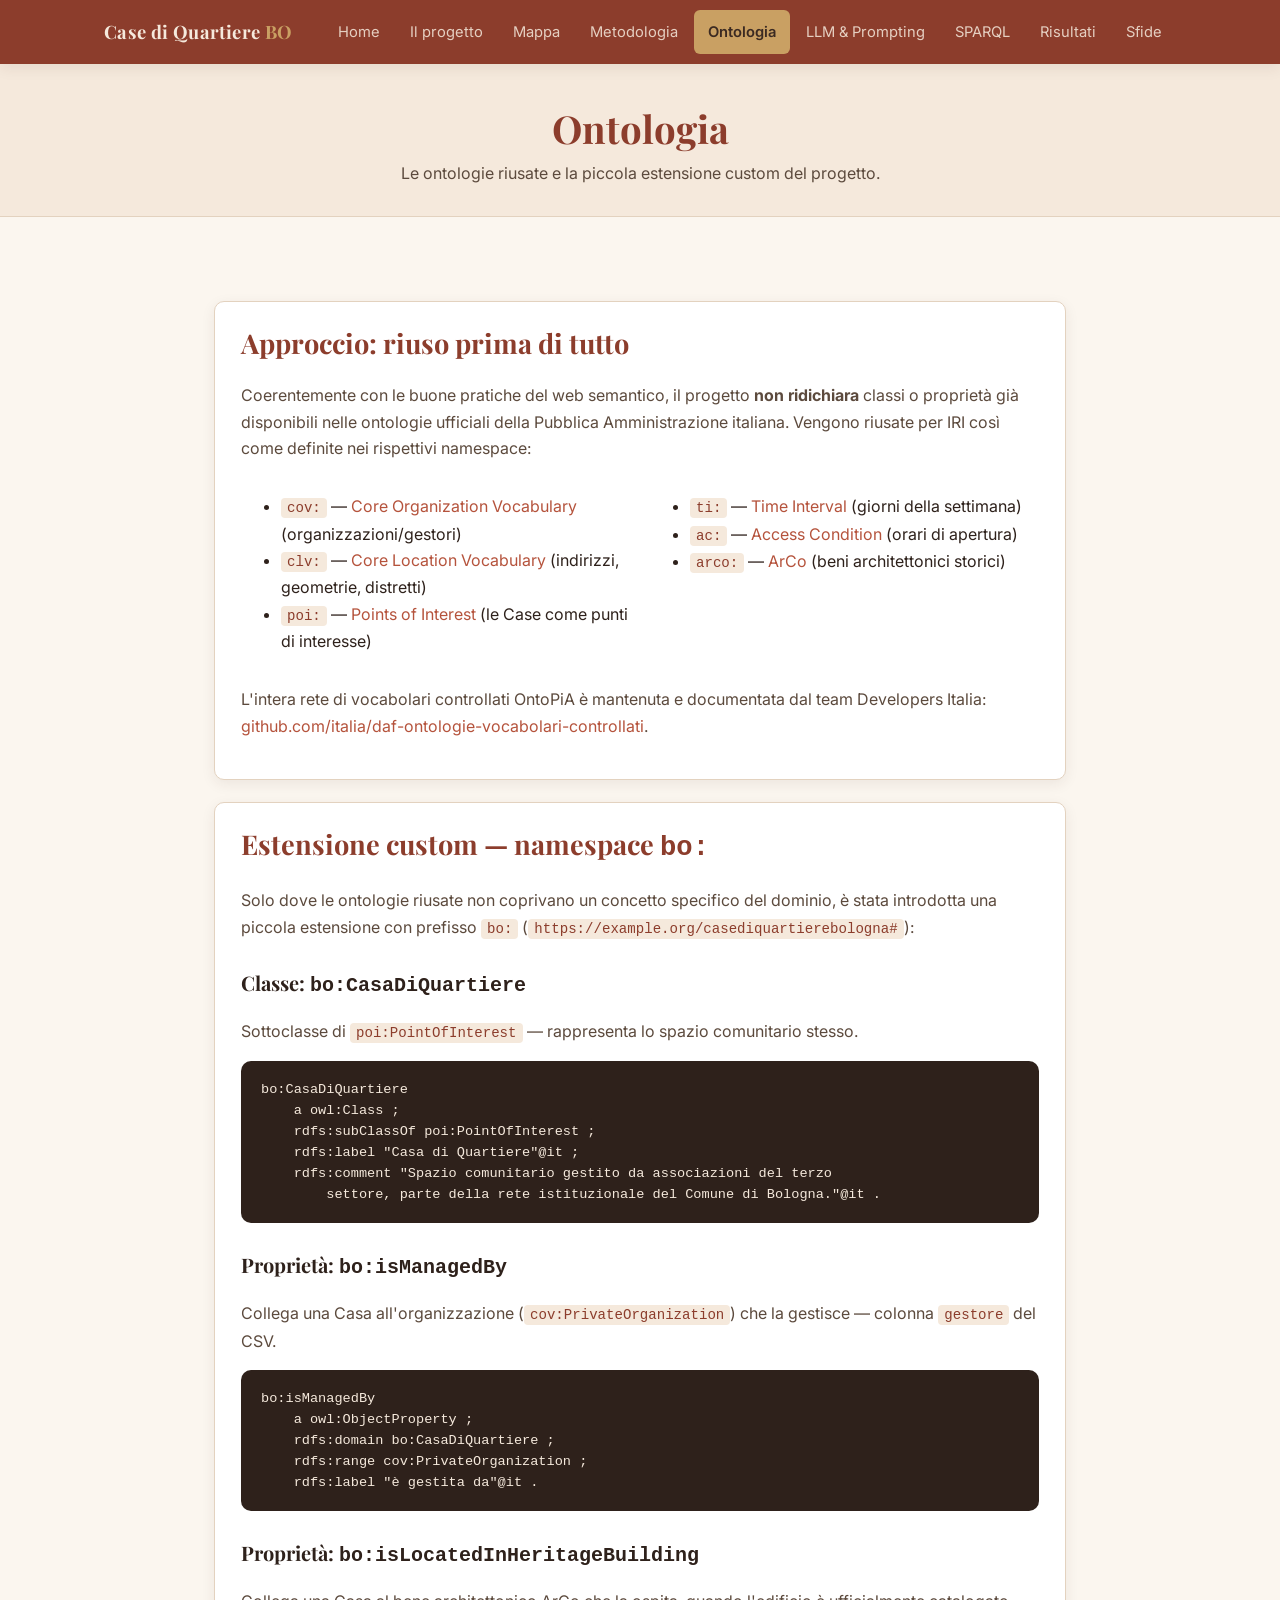
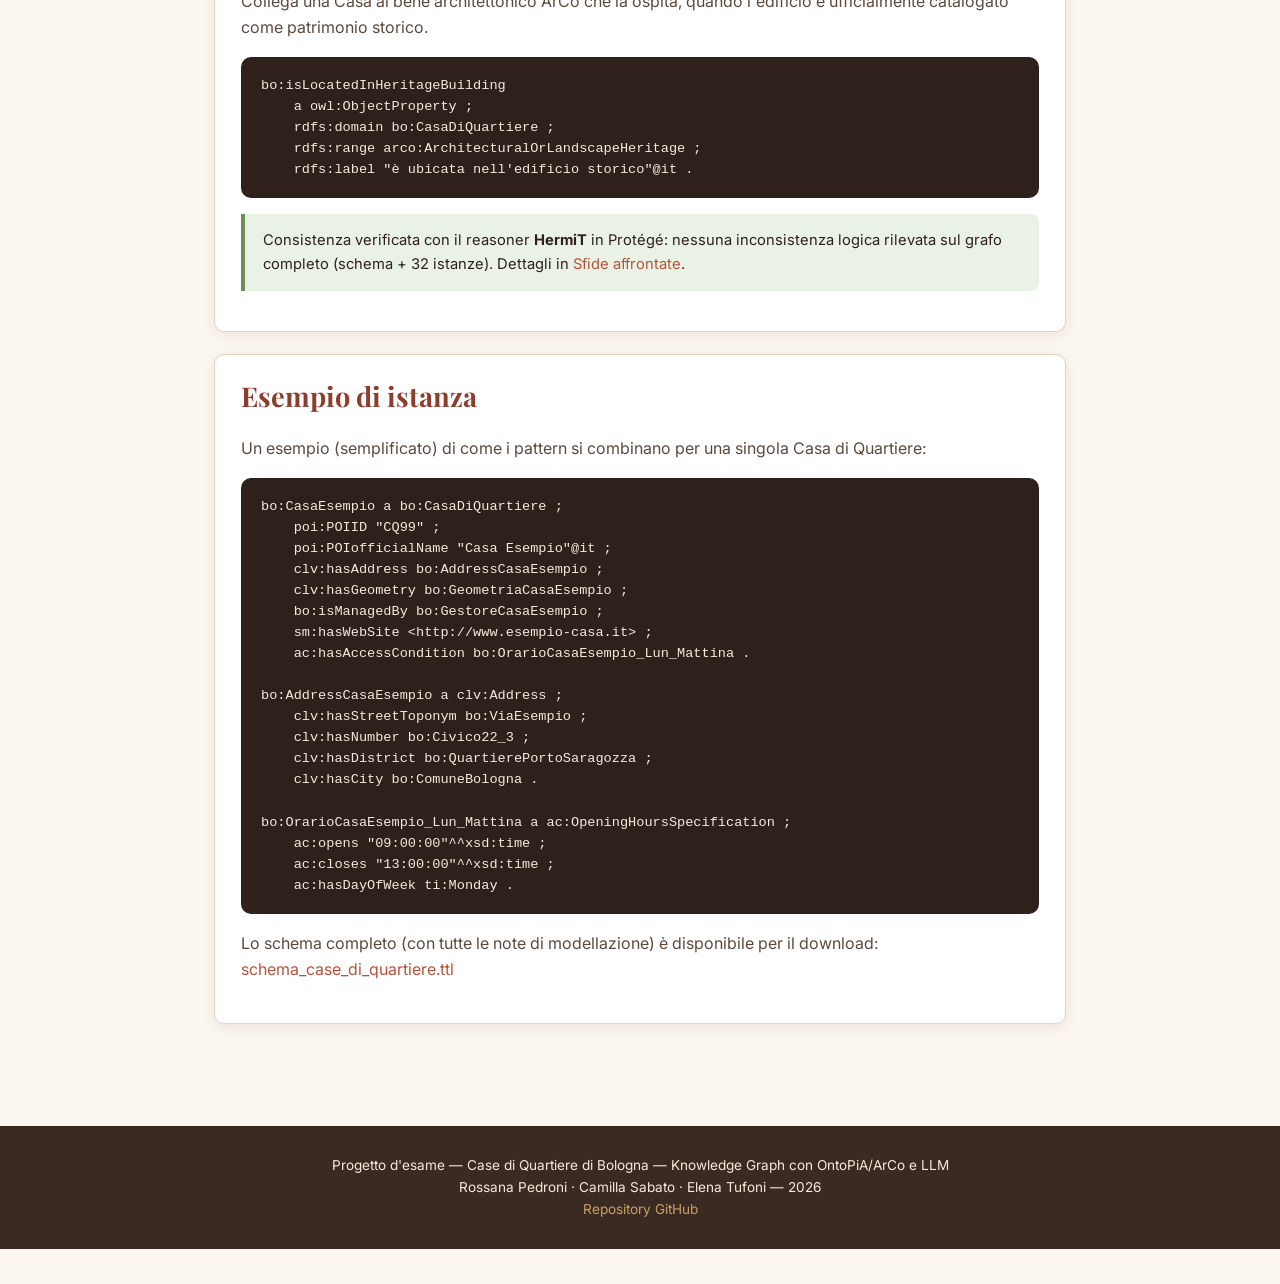
<file: ontology.html>
<!DOCTYPE html>
<html lang="it">
<head>
<meta charset="UTF-8">
<meta name="viewport" content="width=device-width, initial-scale=1.0">
<title>Ontologia — Case di Quartiere di Bologna</title>
<link rel="preconnect" href="https://fonts.googleapis.com">
<link href="https://fonts.googleapis.com/css2?family=Playfair+Display:wght@600;700&family=Inter:wght@400;500;600;700&display=swap" rel="stylesheet">
<link rel="stylesheet" href="css/style.css">
</head>
<body>

<header class="topbar">
  <div class="topbar-inner">
    <a class="brand" href="index.html">Case di Quartiere <span>BO</span></a>
    <nav class="menu">
      <a href="index.html">Home</a>
      <a href="topic.html">Il progetto</a>
      <a href="mappa.html">Mappa</a>
      <a href="methodology.html">Metodologia</a>
      <a href="ontology.html" class="active">Ontologia</a>
      <a href="llm.html">LLM &amp; Prompting</a>
      <a href="sparql.html">SPARQL</a>
      <a href="results.html">Risultati</a>
      <a href="challenges.html">Sfide</a>
    </nav>
  </div>
</header>

<section class="page-header">
  <h1>Ontologia</h1>
  <p>Le ontologie riusate e la piccola estensione custom del progetto.</p>
</section>

<main>

  <section class="card">
    <h2 style="margin-top:0">Approccio: riuso prima di tutto</h2>
    <p>
      Coerentemente con le buone pratiche del web semantico, il progetto <strong>non ridichiara</strong>
      classi o proprietà già disponibili nelle ontologie ufficiali della Pubblica Amministrazione
      italiana. Vengono riusate per IRI così come definite nei rispettivi namespace:
    </p>
    <div class="grid-2">
      <ul>
        <li><code>cov:</code> — <a href="https://w3id.org/italia/onto/COV/" target="_blank" rel="noopener">Core Organization Vocabulary</a> (organizzazioni/gestori)</li>
        <li><code>clv:</code> — <a href="https://w3id.org/italia/onto/CLV/" target="_blank" rel="noopener">Core Location Vocabulary</a> (indirizzi, geometrie, distretti)</li>
        <li><code>poi:</code> — <a href="https://w3id.org/italia/onto/POI/" target="_blank" rel="noopener">Points of Interest</a> (le Case come punti di interesse)</li>
      </ul>
      <ul>
        <li><code>ti:</code> — <a href="https://w3id.org/italia/onto/TI/" target="_blank" rel="noopener">Time Interval</a> (giorni della settimana)</li>
        <li><code>ac:</code> — <a href="https://w3id.org/italia/onto/AccessCondition/" target="_blank" rel="noopener">Access Condition</a> (orari di apertura)</li>
        <li><code>arco:</code> — <a href="https://w3id.org/arco" target="_blank" rel="noopener">ArCo</a> (beni architettonici storici)</li>
      </ul>
    </div>
    <p>
      L'intera rete di vocabolari controllati OntoPiA è mantenuta e documentata dal team Developers
      Italia: <a href="https://github.com/italia/daf-ontologie-vocabolari-controllati" target="_blank" rel="noopener">
      github.com/italia/daf-ontologie-vocabolari-controllati</a>.
    </p>
  </section>

  <section class="card">
    <h2 style="margin-top:0">Estensione custom — namespace <code>bo:</code></h2>
    <p>
      Solo dove le ontologie riusate non coprivano un concetto specifico del dominio, è stata introdotta
      una piccola estensione con prefisso <code>bo:</code> (<code>https://example.org/casediquartierebologna#</code>):
    </p>

    <h3>Classe: <code>bo:CasaDiQuartiere</code></h3>
    <p>Sottoclasse di <code>poi:PointOfInterest</code> — rappresenta lo spazio comunitario stesso.</p>
    <pre><code>bo:CasaDiQuartiere
    a owl:Class ;
    rdfs:subClassOf poi:PointOfInterest ;
    rdfs:label "Casa di Quartiere"@it ;
    rdfs:comment "Spazio comunitario gestito da associazioni del terzo
        settore, parte della rete istituzionale del Comune di Bologna."@it .</code></pre>

    <h3>Proprietà: <code>bo:isManagedBy</code></h3>
    <p>Collega una Casa all'organizzazione (<code>cov:PrivateOrganization</code>) che la gestisce — colonna <code>gestore</code> del CSV.</p>
    <pre><code>bo:isManagedBy
    a owl:ObjectProperty ;
    rdfs:domain bo:CasaDiQuartiere ;
    rdfs:range cov:PrivateOrganization ;
    rdfs:label "è gestita da"@it .</code></pre>

    <h3>Proprietà: <code>bo:isLocatedInHeritageBuilding</code></h3>
    <p>Collega una Casa al bene architettonico ArCo che la ospita, quando l'edificio è ufficialmente catalogato come patrimonio storico.</p>
    <pre><code>bo:isLocatedInHeritageBuilding
    a owl:ObjectProperty ;
    rdfs:domain bo:CasaDiQuartiere ;
    rdfs:range arco:ArchitecturalOrLandscapeHeritage ;
    rdfs:label "è ubicata nell'edificio storico"@it .</code></pre>

    <div class="note ok">
      Consistenza verificata con il reasoner <strong>HermiT</strong> in Protégé: nessuna inconsistenza
      logica rilevata sul grafo completo (schema + 32 istanze). Dettagli in
      <a href="challenges.html">Sfide affrontate</a>.
    </div>
  </section>

  <section class="card">
    <h2 style="margin-top:0">Esempio di istanza</h2>
    <p>Un esempio (semplificato) di come i pattern si combinano per una singola Casa di Quartiere:</p>
    <pre><code>bo:CasaEsempio a bo:CasaDiQuartiere ;
    poi:POIID "CQ99" ;
    poi:POIofficialName "Casa Esempio"@it ;
    clv:hasAddress bo:AddressCasaEsempio ;
    clv:hasGeometry bo:GeometriaCasaEsempio ;
    bo:isManagedBy bo:GestoreCasaEsempio ;
    sm:hasWebSite &lt;http://www.esempio-casa.it&gt; ;
    ac:hasAccessCondition bo:OrarioCasaEsempio_Lun_Mattina .

bo:AddressCasaEsempio a clv:Address ;
    clv:hasStreetToponym bo:ViaEsempio ;
    clv:hasNumber bo:Civico22_3 ;
    clv:hasDistrict bo:QuartierePortoSaragozza ;
    clv:hasCity bo:ComuneBologna .

bo:OrarioCasaEsempio_Lun_Mattina a ac:OpeningHoursSpecification ;
    ac:opens "09:00:00"^^xsd:time ;
    ac:closes "13:00:00"^^xsd:time ;
    ac:hasDayOfWeek ti:Monday .</code></pre>
    <p>
      Lo schema completo (con tutte le note di modellazione) è disponibile per il download:
      <a href="data/schema_case_di_quartiere.ttl" download>schema_case_di_quartiere.ttl</a>
    </p>
  </section>

</main>

<footer>
  Progetto d'esame — Case di Quartiere di Bologna — Knowledge Graph con OntoPiA/ArCo e LLM<br>
  Rossana Pedroni · Camilla Sabato · Elena Tufoni — 2026<br>
  <a href="https://github.com/Rossana22/case-di-quartiere-bologna">Repository GitHub</a>
</footer>

</body>
</html>
</file>
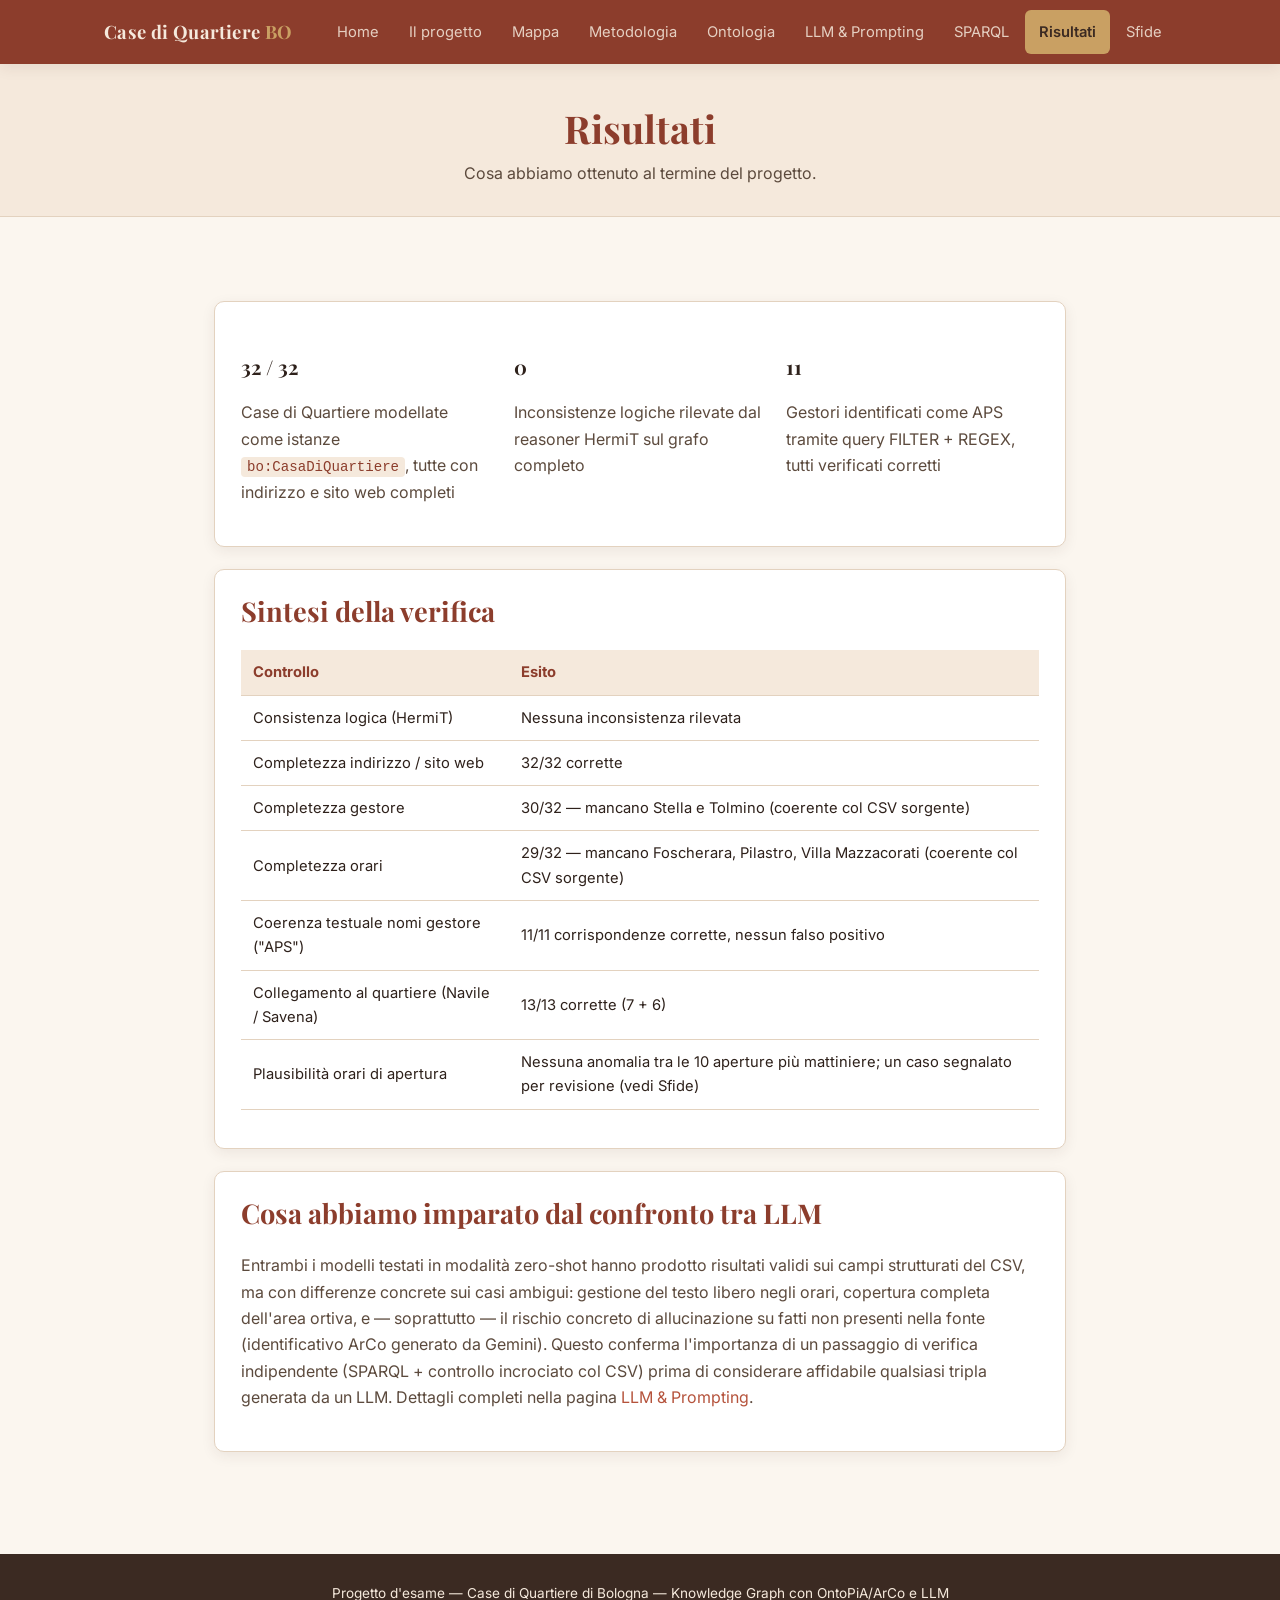
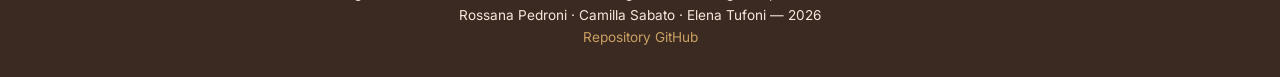
<file: results.html>
<!DOCTYPE html>
<html lang="it">
<head>
<meta charset="UTF-8">
<meta name="viewport" content="width=device-width, initial-scale=1.0">
<title>Risultati — Case di Quartiere di Bologna</title>
<link rel="preconnect" href="https://fonts.googleapis.com">
<link href="https://fonts.googleapis.com/css2?family=Playfair+Display:wght@600;700&family=Inter:wght@400;500;600;700&display=swap" rel="stylesheet">
<link rel="stylesheet" href="css/style.css">
</head>
<body>

<header class="topbar">
  <div class="topbar-inner">
    <a class="brand" href="index.html">Case di Quartiere <span>BO</span></a>
    <nav class="menu">
      <a href="index.html">Home</a>
      <a href="topic.html">Il progetto</a>
      <a href="mappa.html">Mappa</a>
      <a href="methodology.html">Metodologia</a>
      <a href="ontology.html">Ontologia</a>
      <a href="llm.html">LLM &amp; Prompting</a>
      <a href="sparql.html">SPARQL</a>
      <a href="results.html" class="active">Risultati</a>
      <a href="challenges.html">Sfide</a>
    </nav>
  </div>
</header>

<section class="page-header">
  <h1>Risultati</h1>
  <p>Cosa abbiamo ottenuto al termine del progetto.</p>
</section>

<main>

  <section class="card">
    <div class="grid-3">
      <div>
        <h3>32 / 32</h3>
        <p>Case di Quartiere modellate come istanze <code>bo:CasaDiQuartiere</code>, tutte con indirizzo e sito web completi</p>
      </div>
      <div>
        <h3>0</h3>
        <p>Inconsistenze logiche rilevate dal reasoner HermiT sul grafo completo</p>
      </div>
      <div>
        <h3>11</h3>
        <p>Gestori identificati come APS tramite query FILTER + REGEX, tutti verificati corretti</p>
      </div>
    </div>
  </section>

  <section class="card">
    <h2 style="margin-top:0">Sintesi della verifica</h2>
    <table>
      <thead><tr><th>Controllo</th><th>Esito</th></tr></thead>
      <tbody>
        <tr><td>Consistenza logica (HermiT)</td><td>Nessuna inconsistenza rilevata</td></tr>
        <tr><td>Completezza indirizzo / sito web</td><td>32/32 corrette</td></tr>
        <tr><td>Completezza gestore</td><td>30/32 — mancano Stella e Tolmino (coerente col CSV sorgente)</td></tr>
        <tr><td>Completezza orari</td><td>29/32 — mancano Foscherara, Pilastro, Villa Mazzacorati (coerente col CSV sorgente)</td></tr>
        <tr><td>Coerenza testuale nomi gestore ("APS")</td><td>11/11 corrispondenze corrette, nessun falso positivo</td></tr>
        <tr><td>Collegamento al quartiere (Navile / Savena)</td><td>13/13 corrette (7 + 6)</td></tr>
        <tr><td>Plausibilità orari di apertura</td><td>Nessuna anomalia tra le 10 aperture più mattiniere; un caso segnalato per revisione (vedi Sfide)</td></tr>
      </tbody>
    </table>
  </section>

  <section class="card">
    <h2 style="margin-top:0">Cosa abbiamo imparato dal confronto tra LLM</h2>
    <p>
      Entrambi i modelli testati in modalità zero-shot hanno prodotto risultati validi sui campi
      strutturati del CSV, ma con differenze concrete sui casi ambigui: gestione del testo libero
      negli orari, copertura completa dell'area ortiva, e — soprattutto — il rischio concreto di
      allucinazione su fatti non presenti nella fonte (identificativo ArCo generato da Gemini).
      Questo conferma l'importanza di un passaggio di verifica indipendente (SPARQL + controllo
      incrociato col CSV) prima di considerare affidabile qualsiasi tripla generata da un LLM.
      Dettagli completi nella pagina <a href="llm.html">LLM &amp; Prompting</a>.
    </p>
  </section>

</main>

<footer>
  Progetto d'esame — Case di Quartiere di Bologna — Knowledge Graph con OntoPiA/ArCo e LLM<br>
  Rossana Pedroni · Camilla Sabato · Elena Tufoni — 2026<br>
  <a href="https://github.com/Rossana22/case-di-quartiere-bologna">Repository GitHub</a>
</footer>

</body>
</html>
</file>
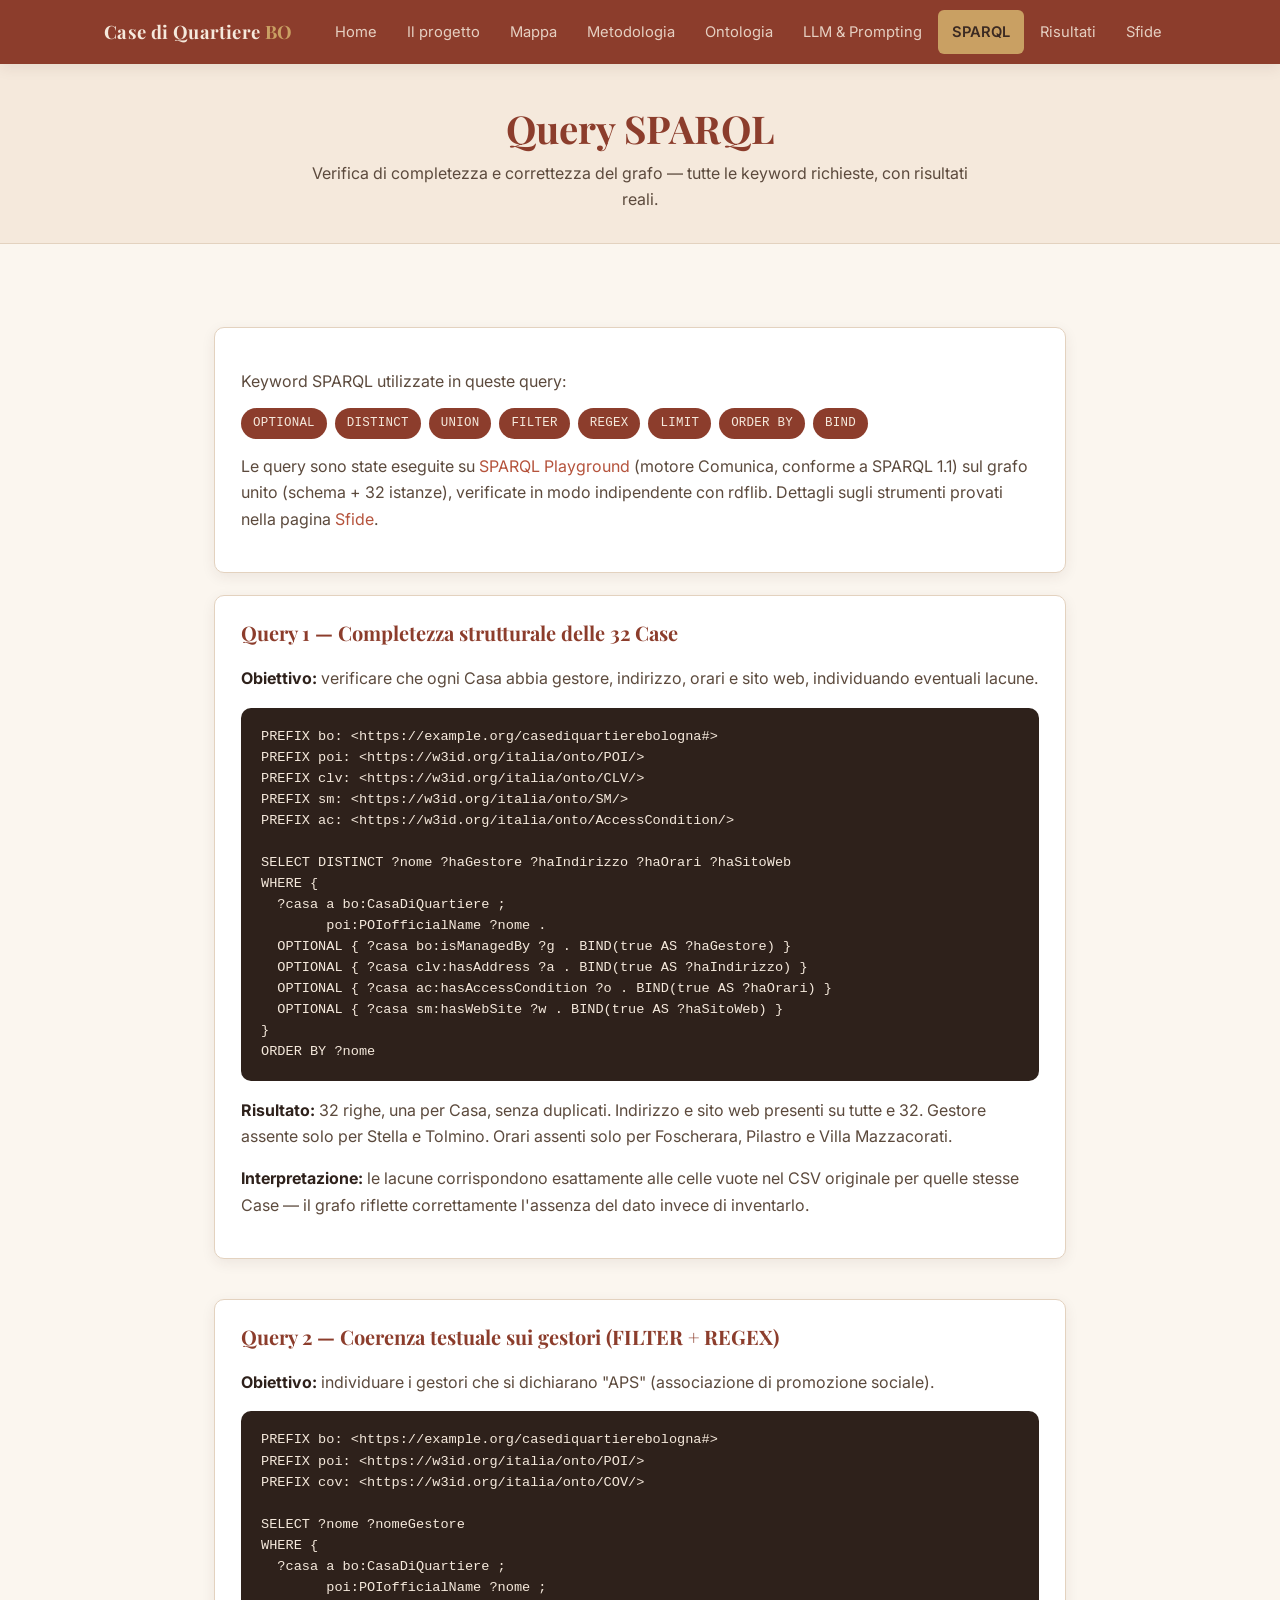
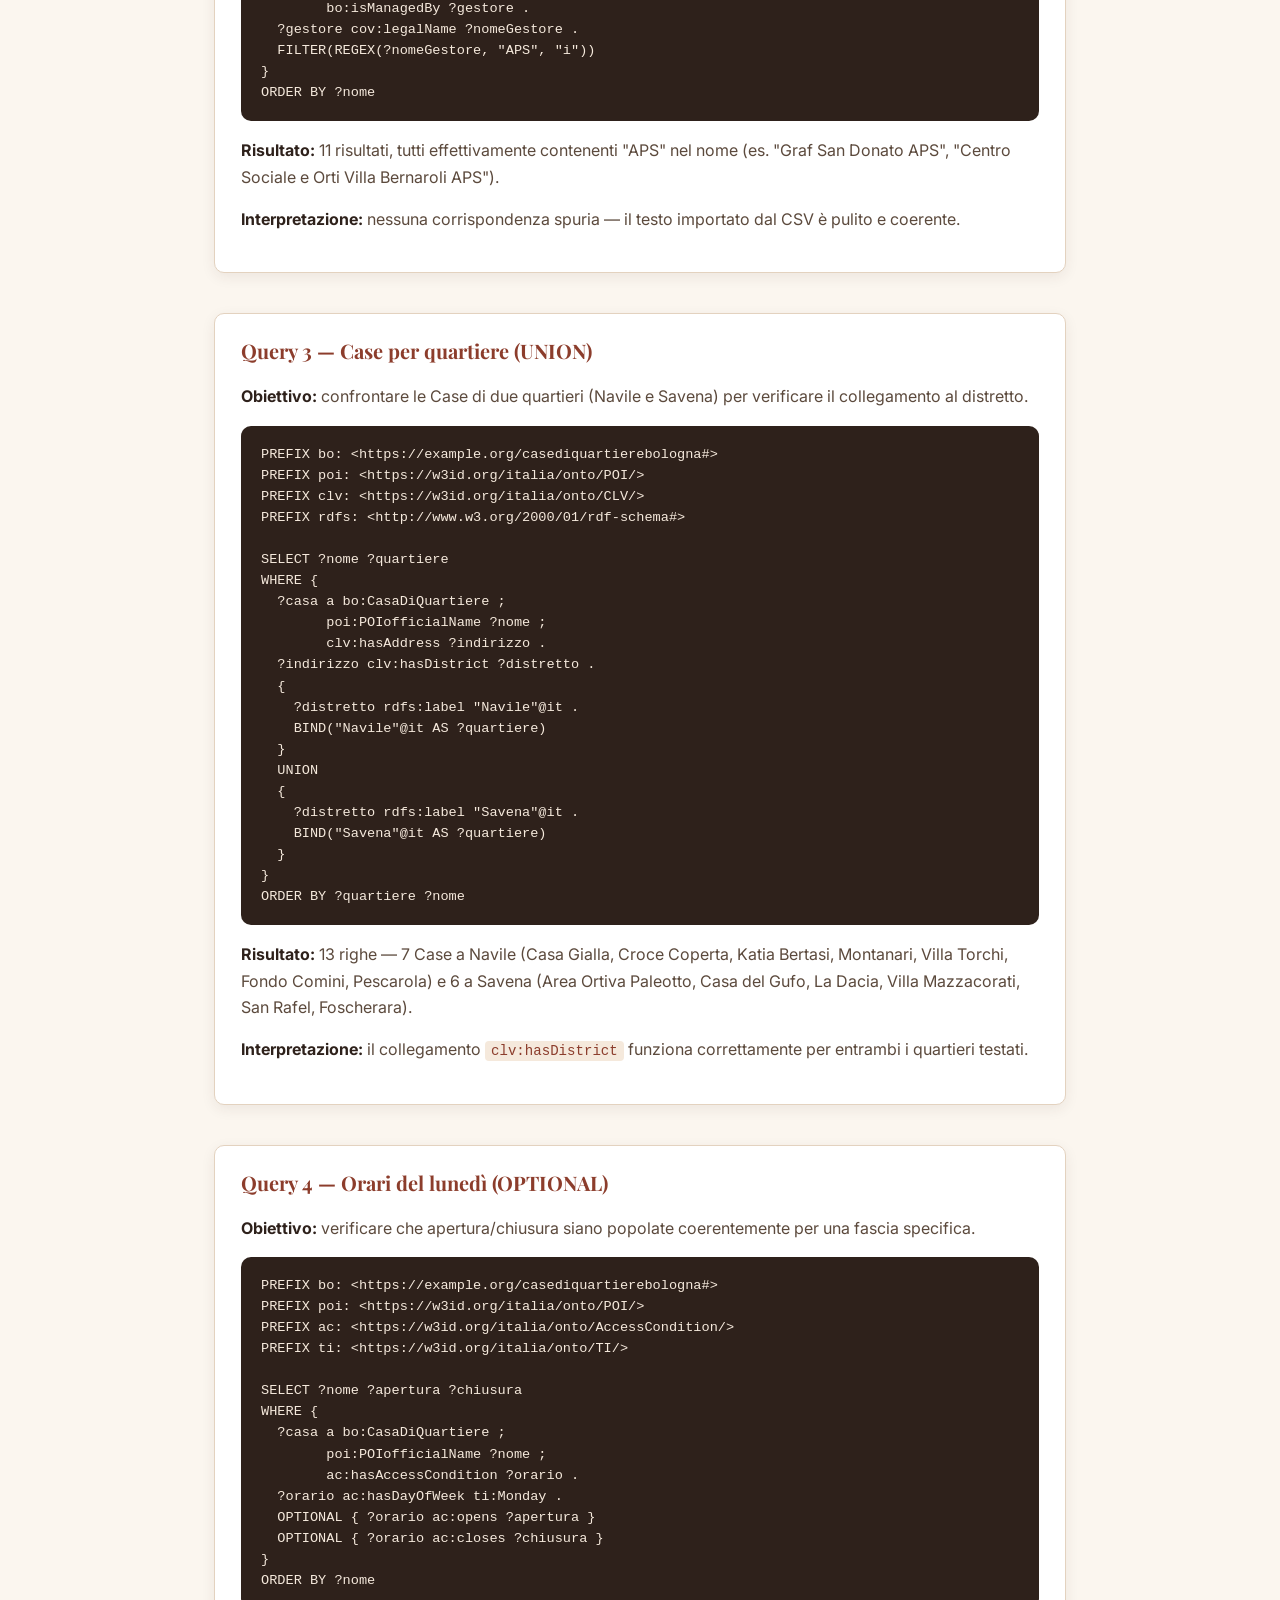
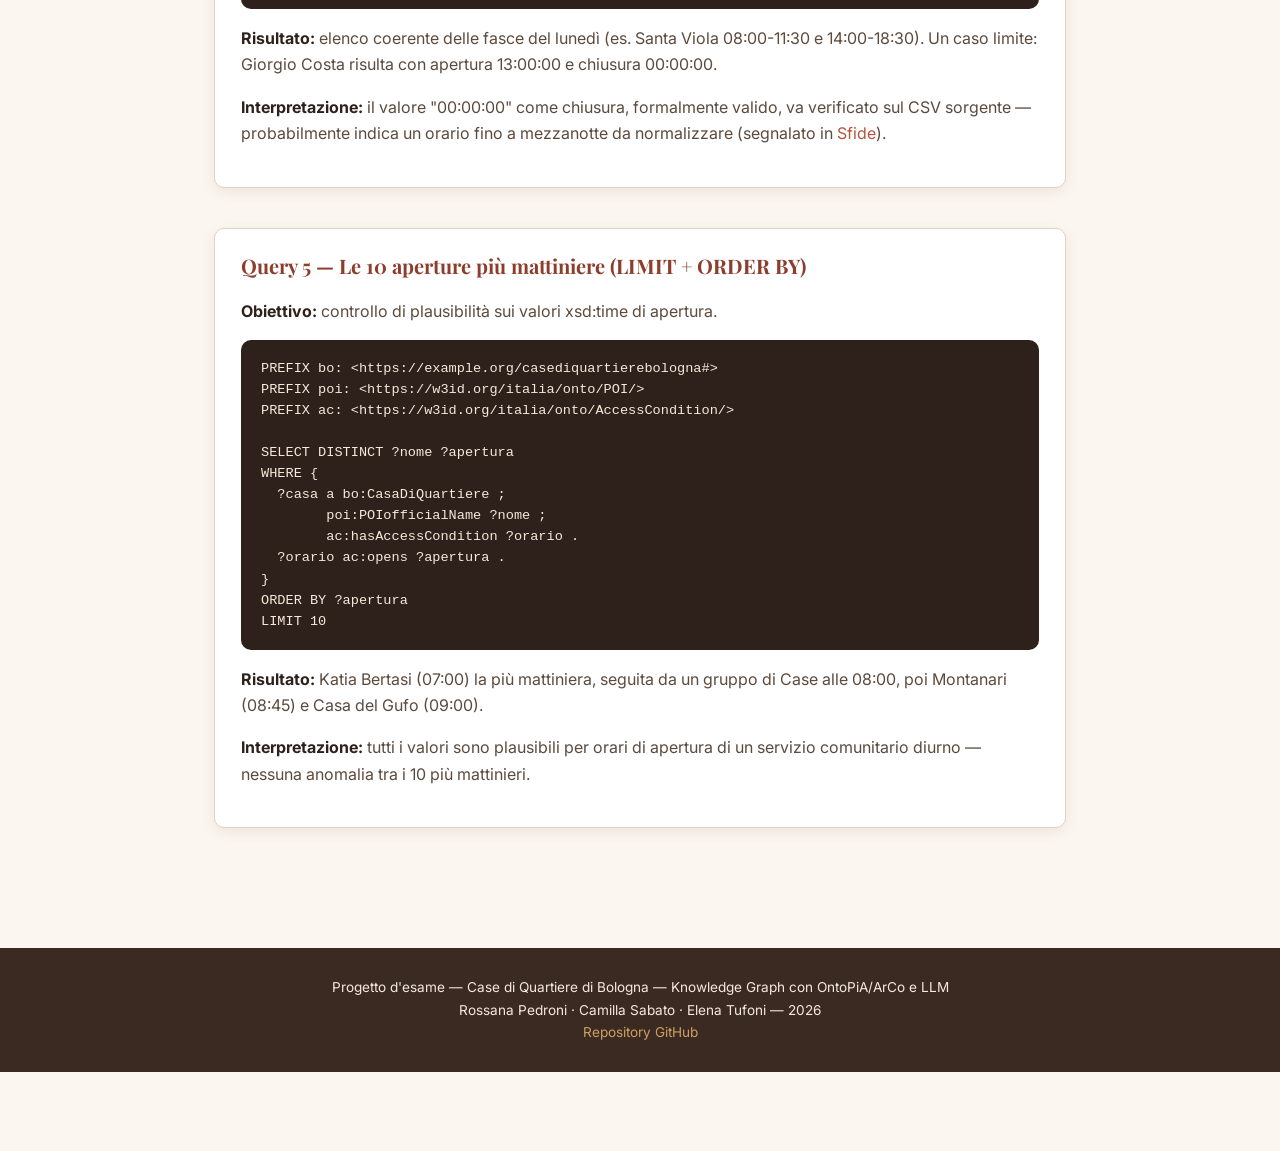
<file: sparql.html>
<!DOCTYPE html>
<html lang="it">
<head>
<meta charset="UTF-8">
<meta name="viewport" content="width=device-width, initial-scale=1.0">
<title>SPARQL — Case di Quartiere di Bologna</title>
<link rel="preconnect" href="https://fonts.googleapis.com">
<link href="https://fonts.googleapis.com/css2?family=Playfair+Display:wght@600;700&family=Inter:wght@400;500;600;700&display=swap" rel="stylesheet">
<link rel="stylesheet" href="css/style.css">
</head>
<body>

<header class="topbar">
  <div class="topbar-inner">
    <a class="brand" href="index.html">Case di Quartiere <span>BO</span></a>
    <nav class="menu">
      <a href="index.html">Home</a>
      <a href="topic.html">Il progetto</a>
      <a href="mappa.html">Mappa</a>
      <a href="methodology.html">Metodologia</a>
      <a href="ontology.html">Ontologia</a>
      <a href="llm.html">LLM &amp; Prompting</a>
      <a href="sparql.html" class="active">SPARQL</a>
      <a href="results.html">Risultati</a>
      <a href="challenges.html">Sfide</a>
    </nav>
  </div>
</header>

<section class="page-header">
  <h1>Query SPARQL</h1>
  <p>Verifica di completezza e correttezza del grafo — tutte le keyword richieste, con risultati reali.</p>
</section>

<main>

  <section class="card">
    <p style="margin-bottom:6px">Keyword SPARQL utilizzate in queste query:</p>
    <div class="badges">
      <span class="badge">OPTIONAL</span>
      <span class="badge">DISTINCT</span>
      <span class="badge">UNION</span>
      <span class="badge">FILTER</span>
      <span class="badge">REGEX</span>
      <span class="badge">LIMIT</span>
      <span class="badge">ORDER BY</span>
      <span class="badge">BIND</span>
    </div>
    <p style="margin-top:14px">
      Le query sono state eseguite su <a href="https://atomgraph.github.io/SPARQL-Playground/" target="_blank" rel="noopener">SPARQL Playground</a>
      (motore Comunica, conforme a SPARQL 1.1) sul grafo unito (schema + 32 istanze), verificate in modo
      indipendente con rdflib. Dettagli sugli strumenti provati nella pagina <a href="challenges.html">Sfide</a>.
    </p>
  </section>

  <section class="card query-block">
    <h3 style="margin-top:0">Query 1 — Completezza strutturale delle 32 Case</h3>
    <p><span class="label">Obiettivo:</span> verificare che ogni Casa abbia gestore, indirizzo, orari e sito web, individuando eventuali lacune.</p>
    <pre><code>PREFIX bo: &lt;https://example.org/casediquartierebologna#&gt;
PREFIX poi: &lt;https://w3id.org/italia/onto/POI/&gt;
PREFIX clv: &lt;https://w3id.org/italia/onto/CLV/&gt;
PREFIX sm: &lt;https://w3id.org/italia/onto/SM/&gt;
PREFIX ac: &lt;https://w3id.org/italia/onto/AccessCondition/&gt;

SELECT DISTINCT ?nome ?haGestore ?haIndirizzo ?haOrari ?haSitoWeb
WHERE {
  ?casa a bo:CasaDiQuartiere ;
        poi:POIofficialName ?nome .
  OPTIONAL { ?casa bo:isManagedBy ?g . BIND(true AS ?haGestore) }
  OPTIONAL { ?casa clv:hasAddress ?a . BIND(true AS ?haIndirizzo) }
  OPTIONAL { ?casa ac:hasAccessCondition ?o . BIND(true AS ?haOrari) }
  OPTIONAL { ?casa sm:hasWebSite ?w . BIND(true AS ?haSitoWeb) }
}
ORDER BY ?nome</code></pre>
    <p><span class="label">Risultato:</span> 32 righe, una per Casa, senza duplicati. Indirizzo e sito web presenti su tutte e 32. Gestore assente solo per Stella e Tolmino. Orari assenti solo per Foscherara, Pilastro e Villa Mazzacorati.</p>
    <p><span class="label">Interpretazione:</span> le lacune corrispondono esattamente alle celle vuote nel CSV originale per quelle stesse Case — il grafo riflette correttamente l'assenza del dato invece di inventarlo.</p>
  </section>

  <section class="card query-block">
    <h3 style="margin-top:0">Query 2 — Coerenza testuale sui gestori (FILTER + REGEX)</h3>
    <p><span class="label">Obiettivo:</span> individuare i gestori che si dichiarano "APS" (associazione di promozione sociale).</p>
    <pre><code>PREFIX bo: &lt;https://example.org/casediquartierebologna#&gt;
PREFIX poi: &lt;https://w3id.org/italia/onto/POI/&gt;
PREFIX cov: &lt;https://w3id.org/italia/onto/COV/&gt;

SELECT ?nome ?nomeGestore
WHERE {
  ?casa a bo:CasaDiQuartiere ;
        poi:POIofficialName ?nome ;
        bo:isManagedBy ?gestore .
  ?gestore cov:legalName ?nomeGestore .
  FILTER(REGEX(?nomeGestore, "APS", "i"))
}
ORDER BY ?nome</code></pre>
    <p><span class="label">Risultato:</span> 11 risultati, tutti effettivamente contenenti "APS" nel nome (es. "Graf San Donato APS", "Centro Sociale e Orti Villa Bernaroli APS").</p>
    <p><span class="label">Interpretazione:</span> nessuna corrispondenza spuria — il testo importato dal CSV è pulito e coerente.</p>
  </section>

  <section class="card query-block">
    <h3 style="margin-top:0">Query 3 — Case per quartiere (UNION)</h3>
    <p><span class="label">Obiettivo:</span> confrontare le Case di due quartieri (Navile e Savena) per verificare il collegamento al distretto.</p>
    <pre><code>PREFIX bo: &lt;https://example.org/casediquartierebologna#&gt;
PREFIX poi: &lt;https://w3id.org/italia/onto/POI/&gt;
PREFIX clv: &lt;https://w3id.org/italia/onto/CLV/&gt;
PREFIX rdfs: &lt;http://www.w3.org/2000/01/rdf-schema#&gt;

SELECT ?nome ?quartiere
WHERE {
  ?casa a bo:CasaDiQuartiere ;
        poi:POIofficialName ?nome ;
        clv:hasAddress ?indirizzo .
  ?indirizzo clv:hasDistrict ?distretto .
  {
    ?distretto rdfs:label "Navile"@it .
    BIND("Navile"@it AS ?quartiere)
  }
  UNION
  {
    ?distretto rdfs:label "Savena"@it .
    BIND("Savena"@it AS ?quartiere)
  }
}
ORDER BY ?quartiere ?nome</code></pre>
    <p><span class="label">Risultato:</span> 13 righe — 7 Case a Navile (Casa Gialla, Croce Coperta, Katia Bertasi, Montanari, Villa Torchi, Fondo Comini, Pescarola) e 6 a Savena (Area Ortiva Paleotto, Casa del Gufo, La Dacia, Villa Mazzacorati, San Rafel, Foscherara).</p>
    <p><span class="label">Interpretazione:</span> il collegamento <code>clv:hasDistrict</code> funziona correttamente per entrambi i quartieri testati.</p>
  </section>

  <section class="card query-block">
    <h3 style="margin-top:0">Query 4 — Orari del lunedì (OPTIONAL)</h3>
    <p><span class="label">Obiettivo:</span> verificare che apertura/chiusura siano popolate coerentemente per una fascia specifica.</p>
    <pre><code>PREFIX bo: &lt;https://example.org/casediquartierebologna#&gt;
PREFIX poi: &lt;https://w3id.org/italia/onto/POI/&gt;
PREFIX ac: &lt;https://w3id.org/italia/onto/AccessCondition/&gt;
PREFIX ti: &lt;https://w3id.org/italia/onto/TI/&gt;

SELECT ?nome ?apertura ?chiusura
WHERE {
  ?casa a bo:CasaDiQuartiere ;
        poi:POIofficialName ?nome ;
        ac:hasAccessCondition ?orario .
  ?orario ac:hasDayOfWeek ti:Monday .
  OPTIONAL { ?orario ac:opens ?apertura }
  OPTIONAL { ?orario ac:closes ?chiusura }
}
ORDER BY ?nome</code></pre>
    <p><span class="label">Risultato:</span> elenco coerente delle fasce del lunedì (es. Santa Viola 08:00-11:30 e 14:00-18:30). Un caso limite: Giorgio Costa risulta con apertura 13:00:00 e chiusura 00:00:00.</p>
    <p><span class="label">Interpretazione:</span> il valore "00:00:00" come chiusura, formalmente valido, va verificato sul CSV sorgente — probabilmente indica un orario fino a mezzanotte da normalizzare (segnalato in <a href="challenges.html">Sfide</a>).</p>
  </section>

  <section class="card query-block">
    <h3 style="margin-top:0">Query 5 — Le 10 aperture più mattiniere (LIMIT + ORDER BY)</h3>
    <p><span class="label">Obiettivo:</span> controllo di plausibilità sui valori xsd:time di apertura.</p>
    <pre><code>PREFIX bo: &lt;https://example.org/casediquartierebologna#&gt;
PREFIX poi: &lt;https://w3id.org/italia/onto/POI/&gt;
PREFIX ac: &lt;https://w3id.org/italia/onto/AccessCondition/&gt;

SELECT DISTINCT ?nome ?apertura
WHERE {
  ?casa a bo:CasaDiQuartiere ;
        poi:POIofficialName ?nome ;
        ac:hasAccessCondition ?orario .
  ?orario ac:opens ?apertura .
}
ORDER BY ?apertura
LIMIT 10</code></pre>
    <p><span class="label">Risultato:</span> Katia Bertasi (07:00) la più mattiniera, seguita da un gruppo di Case alle 08:00, poi Montanari (08:45) e Casa del Gufo (09:00).</p>
    <p><span class="label">Interpretazione:</span> tutti i valori sono plausibili per orari di apertura di un servizio comunitario diurno — nessuna anomalia tra i 10 più mattinieri.</p>
  </section>

</main>

<footer>
  Progetto d'esame — Case di Quartiere di Bologna — Knowledge Graph con OntoPiA/ArCo e LLM<br>
  Rossana Pedroni · Camilla Sabato · Elena Tufoni — 2026<br>
  <a href="https://github.com/Rossana22/case-di-quartiere-bologna">Repository GitHub</a>
</footer>

</body>
</html>
</file>
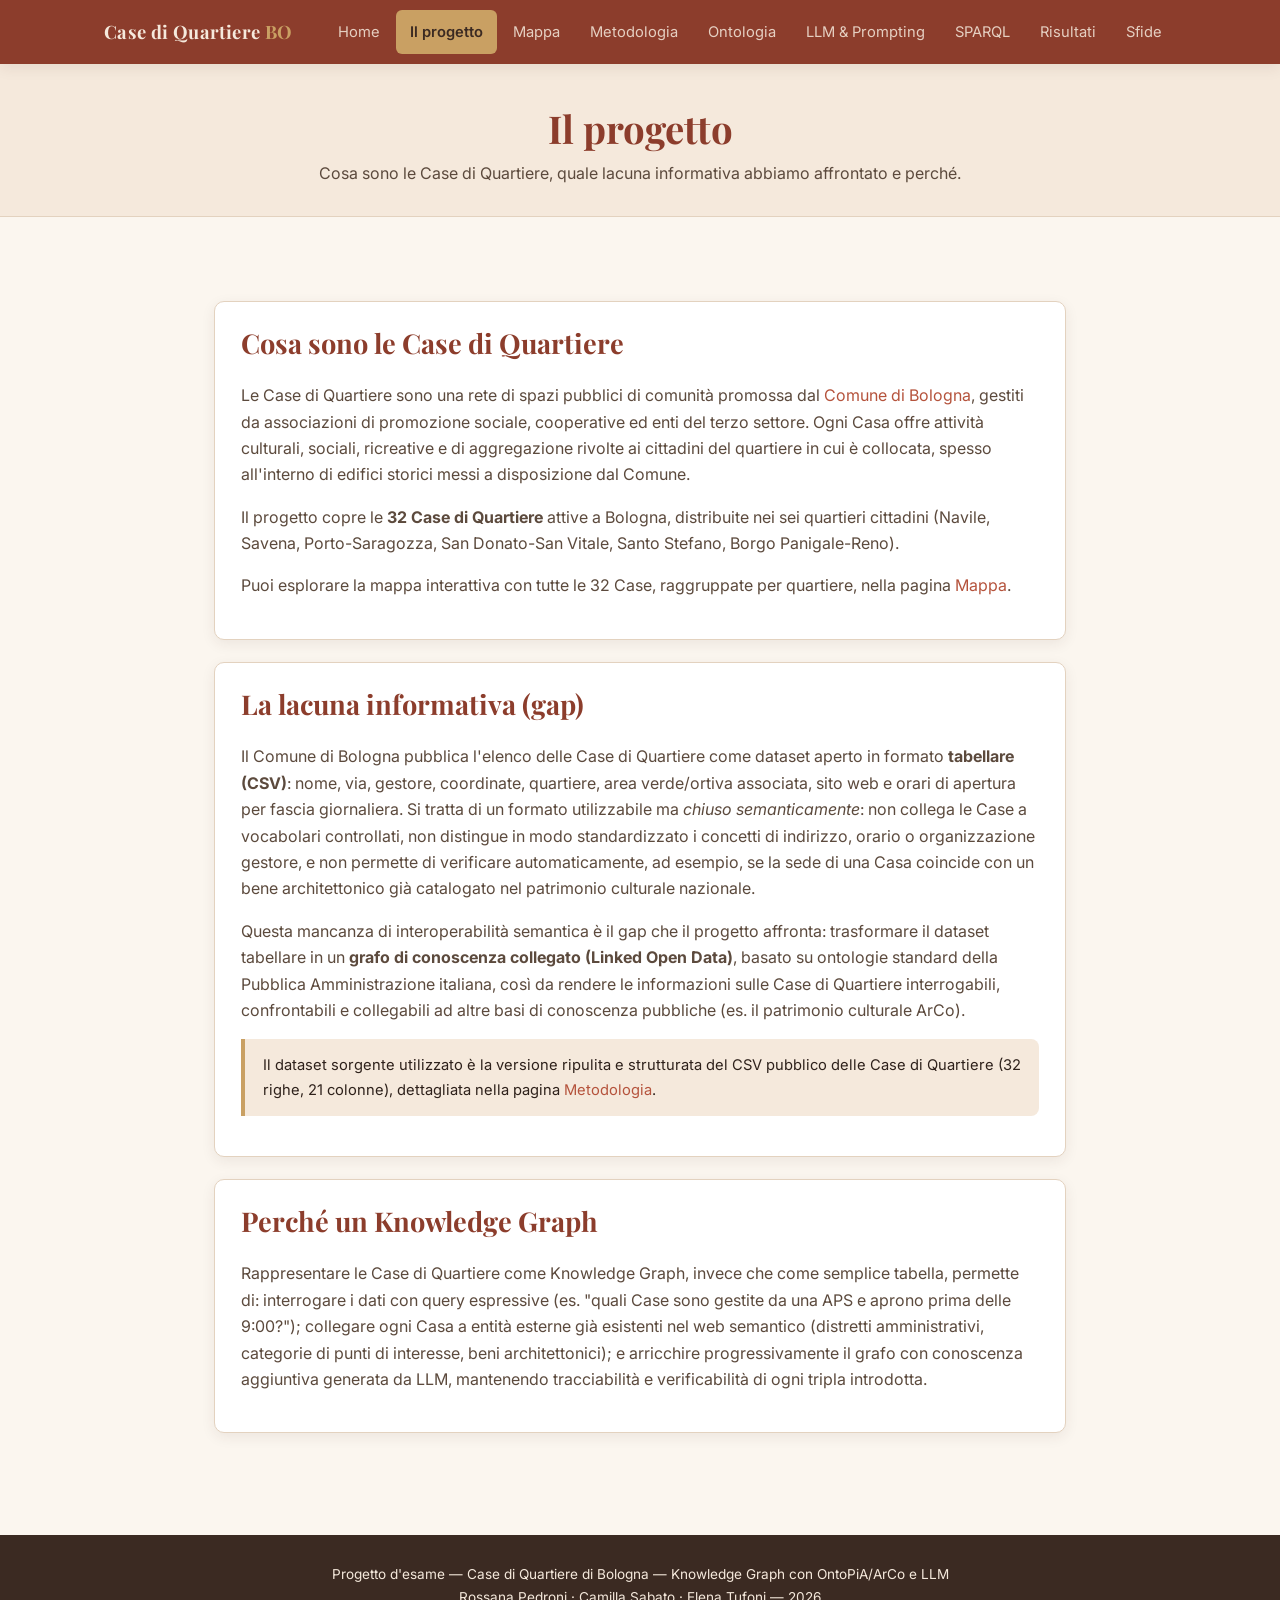
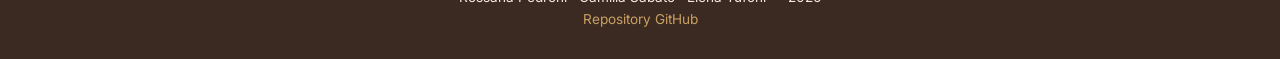
<file: topic.html>
<!DOCTYPE html>
<html lang="it">
<head>
<meta charset="UTF-8">
<meta name="viewport" content="width=device-width, initial-scale=1.0">
<title>Il progetto — Case di Quartiere di Bologna</title>
<link rel="preconnect" href="https://fonts.googleapis.com">
<link href="https://fonts.googleapis.com/css2?family=Playfair+Display:wght@600;700&family=Inter:wght@400;500;600;700&display=swap" rel="stylesheet">
<link rel="stylesheet" href="css/style.css">
</head>
<body>

<header class="topbar">
  <div class="topbar-inner">
    <a class="brand" href="index.html">Case di Quartiere <span>BO</span></a>
    <nav class="menu">
      <a href="index.html">Home</a>
      <a href="topic.html" class="active">Il progetto</a>
      <a href="mappa.html">Mappa</a>
      <a href="methodology.html">Metodologia</a>
      <a href="ontology.html">Ontologia</a>
      <a href="llm.html">LLM &amp; Prompting</a>
      <a href="sparql.html">SPARQL</a>
      <a href="results.html">Risultati</a>
      <a href="challenges.html">Sfide</a>
    </nav>
  </div>
</header>

<section class="page-header">
  <h1>Il progetto</h1>
  <p>Cosa sono le Case di Quartiere, quale lacuna informativa abbiamo affrontato e perché.</p>
</section>

<main>

  <section class="card">
    <h2 style="margin-top:0">Cosa sono le Case di Quartiere</h2>
    <p>
      Le Case di Quartiere sono una rete di spazi pubblici di comunità promossa dal
      <a href="https://www.comune.bologna.it/" target="_blank" rel="noopener">Comune di Bologna</a>,
      gestiti da associazioni di promozione sociale, cooperative ed enti del terzo settore. Ogni Casa
      offre attività culturali, sociali, ricreative e di aggregazione rivolte ai cittadini del quartiere
      in cui è collocata, spesso all'interno di edifici storici messi a disposizione dal Comune.
    </p>
    <p>
      Il progetto copre le <strong>32 Case di Quartiere</strong> attive a Bologna, distribuite nei sei
      quartieri cittadini (Navile, Savena, Porto-Saragozza, San Donato-San Vitale, Santo Stefano,
      Borgo Panigale-Reno).
    </p>
    <p>
      Puoi esplorare la mappa interattiva con tutte le 32 Case, raggruppate per quartiere, nella pagina
      <a href="mappa.html">Mappa</a>.
    </p>
  </section>

  <section class="card">
    <h2 style="margin-top:0">La lacuna informativa (gap)</h2>
    <p>
      Il Comune di Bologna pubblica l'elenco delle Case di Quartiere come dataset aperto in formato
      <strong>tabellare (CSV)</strong>: nome, via, gestore, coordinate, quartiere, area verde/ortiva
      associata, sito web e orari di apertura per fascia giornaliera. Si tratta di un formato
      utilizzabile ma <em>chiuso semanticamente</em>: non collega le Case a vocabolari controllati,
      non distingue in modo standardizzato i concetti di indirizzo, orario o organizzazione gestore, e
      non permette di verificare automaticamente, ad esempio, se la sede di una Casa coincide con un
      bene architettonico già catalogato nel patrimonio culturale nazionale.
    </p>
    <p>
      Questa mancanza di interoperabilità semantica è il gap che il progetto affronta: trasformare il
      dataset tabellare in un <strong>grafo di conoscenza collegato (Linked Open Data)</strong>, basato
      su ontologie standard della Pubblica Amministrazione italiana, così da rendere le informazioni
      sulle Case di Quartiere interrogabili, confrontabili e collegabili ad altre basi di conoscenza
      pubbliche (es. il patrimonio culturale ArCo).
    </p>
    <div class="note">
      Il dataset sorgente utilizzato è la versione ripulita e strutturata del CSV pubblico delle Case di
      Quartiere (32 righe, 21 colonne), dettagliata nella pagina <a href="methodology.html">Metodologia</a>.
    </div>
  </section>

  <section class="card">
    <h2 style="margin-top:0">Perché un Knowledge Graph</h2>
    <p>
      Rappresentare le Case di Quartiere come Knowledge Graph, invece che come semplice tabella,
      permette di: interrogare i dati con query espressive (es. "quali Case sono gestite da una APS e
      aprono prima delle 9:00?"); collegare ogni Casa a entità esterne già esistenti nel web semantico
      (distretti amministrativi, categorie di punti di interesse, beni architettonici); e arricchire
      progressivamente il grafo con conoscenza aggiuntiva generata da LLM, mantenendo tracciabilità e
      verificabilità di ogni tripla introdotta.
    </p>
  </section>

</main>

<footer>
  Progetto d'esame — Case di Quartiere di Bologna — Knowledge Graph con OntoPiA/ArCo e LLM<br>
  Rossana Pedroni · Camilla Sabato · Elena Tufoni — 2026<br>
  <a href="https://github.com/Rossana22/case-di-quartiere-bologna">Repository GitHub</a>
</footer>

</body>
</html>
</file>
<file: css/style.css>
/* ============================================================
   Case di Quartiere di Bologna — Knowledge Graph
   Tema "Bologna" — terracotta / mattone / portici
   ============================================================ */

:root {
  --terracotta: #b5533c;
  --terracotta-dark: #8c3d2c;
  --terracotta-light: #d97b5f;
  --sand: #f5e9dc;
  --cream: #fbf6ef;
  --brown-dark: #3b2a22;
  --gold: #c9a063;
  --text: #2e211b;
  --text-soft: #5c4a3d;
  --border: #e3d2bf;
  --code-bg: #2e211b;
  --code-text: #f5e9dc;
  --radius: 10px;
  --shadow: 0 4px 14px rgba(59, 42, 34, 0.08);
  --shadow-strong: 0 8px 24px rgba(59, 42, 34, 0.16);
}

* { box-sizing: border-box; }

html { scroll-behavior: smooth; }

body {
  margin: 0;
  font-family: "Inter", -apple-system, BlinkMacSystemFont, "Segoe UI", sans-serif;
  color: var(--text);
  background: var(--cream);
  line-height: 1.65;
}

h1, h2, h3, h4 {
  font-family: "Playfair Display", Georgia, serif;
  color: var(--terracotta-dark);
  line-height: 1.25;
  margin-top: 0;
}

h1 { font-size: 2.4rem; }
h2 { font-size: 1.7rem; margin-top: 2.4rem; }
h3 { font-size: 1.25rem; margin-top: 1.8rem; color: var(--text); }

p { color: var(--text-soft); }

a { color: var(--terracotta); text-decoration: none; border-bottom: 1px solid transparent; }
a:hover { border-bottom-color: var(--terracotta); }

/* ---------- Top navigation (fixed, identical on every page) ---------- */

.topbar {
  position: sticky;
  top: 0;
  z-index: 100;
  background: var(--terracotta-dark);
  box-shadow: var(--shadow);
}

.topbar-inner {
  max-width: 1120px;
  margin: 0 auto;
  padding: 0 24px;
  display: flex;
  align-items: center;
  justify-content: space-between;
  min-height: 64px;
  flex-wrap: wrap;
}

.brand {
  color: var(--sand);
  font-family: "Playfair Display", Georgia, serif;
  font-size: 1.15rem;
  font-weight: 700;
  letter-spacing: 0.02em;
  padding: 12px 0;
  border-bottom: none;
}

.brand span { color: var(--gold); }

nav.menu {
  display: flex;
  flex-wrap: wrap;
  gap: 2px;
}

nav.menu a {
  color: var(--sand);
  font-size: 0.92rem;
  padding: 10px 14px;
  border-radius: 6px;
  border-bottom: none;
  opacity: 0.85;
  transition: background 0.15s, opacity 0.15s;
}

nav.menu a:hover { background: rgba(255,255,255,0.1); opacity: 1; }

nav.menu a.active {
  background: var(--gold);
  color: var(--brown-dark);
  opacity: 1;
  font-weight: 600;
}

/* ---------- Hero (arch motif) ---------- */

.hero {
  background: linear-gradient(180deg, var(--terracotta) 0%, var(--terracotta-dark) 100%);
  color: var(--sand);
  padding: 64px 24px 90px;
  position: relative;
  overflow: hidden;
}

.hero-inner { max-width: 900px; margin: 0 auto; text-align: center; }

.hero h1 { color: #fff; font-size: 2.8rem; }

.hero p.lead {
  color: var(--sand);
  font-size: 1.15rem;
  max-width: 700px;
  margin: 18px auto 0;
}

.arches {
  position: absolute;
  bottom: -1px;
  left: 0;
  width: 100%;
  height: 46px;
  background-image: radial-gradient(circle at 30px 46px, transparent 26px, var(--cream) 27px);
  background-size: 60px 46px;
  background-repeat: repeat-x;
  z-index: 2;
}

/* ---------- Page header (non-hero pages) ---------- */

.page-header {
  background: var(--sand);
  border-bottom: 1px solid var(--border);
  padding: 40px 24px 30px;
  text-align: center;
}

.page-header h1 { margin-bottom: 8px; }
.page-header p { max-width: 680px; margin: 0 auto; }

/* ---------- Layout ---------- */

main { max-width: 900px; margin: 0 auto; padding: 48px 24px 80px; }

section { margin-bottom: 2.2rem; }

.card {
  background: #fff;
  border: 1px solid var(--border);
  border-radius: var(--radius);
  padding: 24px 26px;
  box-shadow: var(--shadow);
  margin-bottom: 22px;
}

.grid-2 { display: grid; grid-template-columns: 1fr 1fr; gap: 20px; }
.grid-3 { display: grid; grid-template-columns: repeat(3, 1fr); gap: 20px; }

@media (max-width: 720px) {
  .grid-2, .grid-3 { grid-template-columns: 1fr; }
  .hero h1 { font-size: 2.1rem; }
  nav.menu { justify-content: center; }
  .topbar-inner { justify-content: center; text-align: center; }
}

/* ---------- Buttons ---------- */

.btn {
  display: inline-block;
  background: var(--gold);
  color: var(--brown-dark);
  padding: 12px 22px;
  border-radius: 999px;
  font-weight: 600;
  border-bottom: none;
  margin-top: 10px;
}

.btn:hover { background: #dcb87b; border-bottom: none; }

.btn-outline {
  display: inline-block;
  background: transparent;
  color: #fff;
  border: 1.5px solid rgba(255,255,255,0.6);
  padding: 11px 20px;
  border-radius: 999px;
  margin: 6px;
}
.btn-outline:hover { background: rgba(255,255,255,0.12); border-bottom: none; }

/* ---------- Team ---------- */

.team-grid {
  display: grid;
  grid-template-columns: repeat(3, 1fr);
  gap: 20px;
  margin-top: 20px;
}

.team-card {
  background: #fff;
  border: 1px solid var(--border);
  border-radius: var(--radius);
  padding: 22px;
  text-align: center;
  box-shadow: var(--shadow);
}

.avatar {
  width: 64px;
  height: 64px;
  border-radius: 50%;
  background: var(--terracotta);
  color: #fff;
  display: flex;
  align-items: center;
  justify-content: center;
  font-family: "Playfair Display", serif;
  font-size: 1.4rem;
  margin: 0 auto 12px;
}

@media (max-width: 720px) { .team-grid { grid-template-columns: 1fr; } }

/* ---------- Image placeholder ---------- */

.img-placeholder {
  background: repeating-linear-gradient(135deg, var(--sand), var(--sand) 10px, #efdcc7 10px, #efdcc7 20px);
  border: 1.5px dashed var(--gold);
  border-radius: var(--radius);
  min-height: 180px;
  display: flex;
  align-items: center;
  justify-content: center;
  color: var(--text-soft);
  font-size: 0.85rem;
  text-align: center;
  padding: 16px;
}

/* ---------- Code / SPARQL blocks ---------- */

pre {
  background: var(--code-bg);
  color: var(--code-text);
  padding: 18px 20px;
  border-radius: var(--radius);
  overflow-x: auto;
  font-size: 0.85rem;
  line-height: 1.55;
}

code {
  font-family: "SFMono-Regular", Consolas, "Liberation Mono", Menlo, monospace;
}

p code, li code {
  background: var(--sand);
  color: var(--terracotta-dark);
  padding: 2px 6px;
  border-radius: 4px;
  font-size: 0.88em;
}

.query-block { margin-bottom: 40px; }
.query-block h3 { color: var(--terracotta-dark); }

.label { font-weight: 700; color: var(--text); }

/* ---------- Tables ---------- */

table {
  width: 100%;
  border-collapse: collapse;
  margin: 14px 0;
  font-size: 0.92rem;
}

th, td {
  text-align: left;
  padding: 10px 12px;
  border-bottom: 1px solid var(--border);
}

th {
  background: var(--sand);
  color: var(--terracotta-dark);
  font-weight: 700;
}

tr:hover td { background: #fbf3ea; }

/* ---------- Note boxes ---------- */

.note {
  border-left: 4px solid var(--gold);
  background: var(--sand);
  padding: 14px 18px;
  border-radius: 0 8px 8px 0;
  font-size: 0.92rem;
  margin: 16px 0;
}

.note.warn { border-left-color: var(--terracotta); background: #fbe9e3; }
.note.ok { border-left-color: #6a8f5c; background: #e9f2e4; }

/* ---------- Badges (SPARQL keywords) ---------- */

.badges { display: flex; flex-wrap: wrap; gap: 8px; margin: 14px 0 6px; }

.badge {
  background: var(--terracotta-dark);
  color: var(--sand);
  padding: 5px 12px;
  border-radius: 999px;
  font-size: 0.78rem;
  font-family: monospace;
  letter-spacing: 0.02em;
}

/* ---------- Timeline (methodology) ---------- */

.timeline { position: relative; margin-left: 12px; padding-left: 28px; border-left: 2px solid var(--border); }

.timeline-step { position: relative; margin-bottom: 28px; }

.timeline-step::before {
  content: "";
  position: absolute;
  left: -35px;
  top: 4px;
  width: 14px;
  height: 14px;
  border-radius: 50%;
  background: var(--terracotta);
  border: 3px solid var(--cream);
}

/* ---------- Footer ---------- */

footer {
  background: var(--brown-dark);
  color: var(--sand);
  text-align: center;
  padding: 28px 24px;
  font-size: 0.85rem;
}

footer a { color: var(--gold); }

/* ---------- Homepage: galleria "bento" con effetto flip 3D ----------
   Griglia asimmetrica (una card grande + quattro piccole); al passaggio
   del mouse ogni card ruota su se stessa (rotateY) rivelando un secondo
   scorcio sul retro. Meccanismo ed layout scelti apposta per essere
   diversi da una semplice griglia con dissolvenza. */

.bento-gallery {
  display: grid;
  grid-template-columns: repeat(4, 1fr);
  grid-auto-rows: 130px;
  gap: 14px;
  margin-top: 16px;
}

.flip-card {
  position: relative;
  border-radius: var(--radius);
  overflow: hidden;
  box-shadow: var(--shadow);
  cursor: pointer;
}

.flip-card.tile-lg { grid-column: span 2; grid-row: span 2; }

.flip-inner {
  position: absolute;
  inset: 0;
  transform-style: preserve-3d;
  transition: transform 0.7s cubic-bezier(0.4, 0.2, 0.2, 1);
}

.flip-card:hover .flip-inner { transform: rotateY(180deg); }

.flip-front, .flip-back {
  position: absolute;
  inset: 0;
  backface-visibility: hidden;
}

.flip-back { transform: rotateY(180deg); }

.flip-front svg, .flip-back svg {
  width: 100%;
  height: 100%;
  display: block;
}

@media (max-width: 720px) {
  .bento-gallery { grid-template-columns: repeat(2, 1fr); grid-auto-rows: 130px; }
  .flip-card.tile-lg { grid-column: span 2; grid-row: span 1; height: 200px; }
}

/* ---------- Map page ---------- */

.map-container {
  height: 480px;
  border-radius: var(--radius);
  overflow: hidden;
  border: 1px solid var(--border);
  box-shadow: var(--shadow);
}

.legend {
  display: flex;
  flex-wrap: wrap;
  gap: 10px 20px;
  margin-top: 14px;
  font-size: 0.85rem;
  color: var(--text-soft);
}

.legend-item { display: flex; align-items: center; gap: 7px; }

.legend-dot {
  width: 12px;
  height: 12px;
  border-radius: 50%;
  display: inline-block;
  flex-shrink: 0;
}

.district-block { margin-bottom: 36px; }

.district-title { display: flex; align-items: center; gap: 10px; margin-top: 2.4rem; }

.district-dot {
  width: 14px;
  height: 14px;
  border-radius: 50%;
  display: inline-block;
  flex-shrink: 0;
}

.gallery-grid {
  display: grid;
  grid-template-columns: repeat(3, 1fr);
  gap: 18px;
  margin-top: 14px;
}

@media (max-width: 720px) { .gallery-grid { grid-template-columns: 1fr; } }
@media (min-width: 721px) and (max-width: 980px) { .gallery-grid { grid-template-columns: repeat(2, 1fr); } }

.gallery-card {
  background: #fff;
  border: 1px solid var(--border);
  border-radius: var(--radius);
  overflow: hidden;
  box-shadow: var(--shadow);
}

.gallery-img {
  position: relative;
  background: repeating-linear-gradient(135deg, var(--sand), var(--sand) 10px, #efdcc7 10px, #efdcc7 20px);
  border-bottom: 1.5px dashed var(--gold);
  height: 160px;
  overflow: hidden;
  display: flex;
  align-items: center;
  justify-content: center;
}

.gallery-img img {
  position: absolute;
  top: 0;
  left: 0;
  width: 100%;
  height: 100%;
  object-fit: contain;
  display: block;
}

.icon-building { width: 54px; height: 54px; color: var(--terracotta-dark); }

.gallery-body {
  background: #fff;
  padding: 12px 14px;
}

.gallery-body h4 {
  margin: 0 0 4px;
  font-family: "Playfair Display", Georgia, serif;
  color: var(--text);
  font-size: 1rem;
}

.gallery-body p { margin: 0; font-size: 0.82rem; color: var(--text-soft); }
/* Leaflet popup restyle to match theme */
.leaflet-popup-content-wrapper { border-radius: 8px; }
.leaflet-popup-content { font-family: "Inter", sans-serif; font-size: 0.85rem; }
.leaflet-popup-content b { color: var(--terracotta-dark); font-family: "Playfair Display", serif; }

/* ---------- Team photo placeholder ---------- */

.team-photo-placeholder {
  background: repeating-linear-gradient(135deg, var(--sand), var(--sand) 10px, #efdcc7 10px, #efdcc7 20px);
  border: 1.5px dashed var(--gold);
  border-radius: var(--radius);
  height: 200px;
  display: flex;
  flex-direction: column;
  align-items: center;
  justify-content: center;
  gap: 8px;
  color: var(--text-soft);
  font-size: 0.85rem;
  margin-bottom: 20px;
}

.team-photo-placeholder svg { width: 46px; height: 46px; color: var(--terracotta); }
</file>
